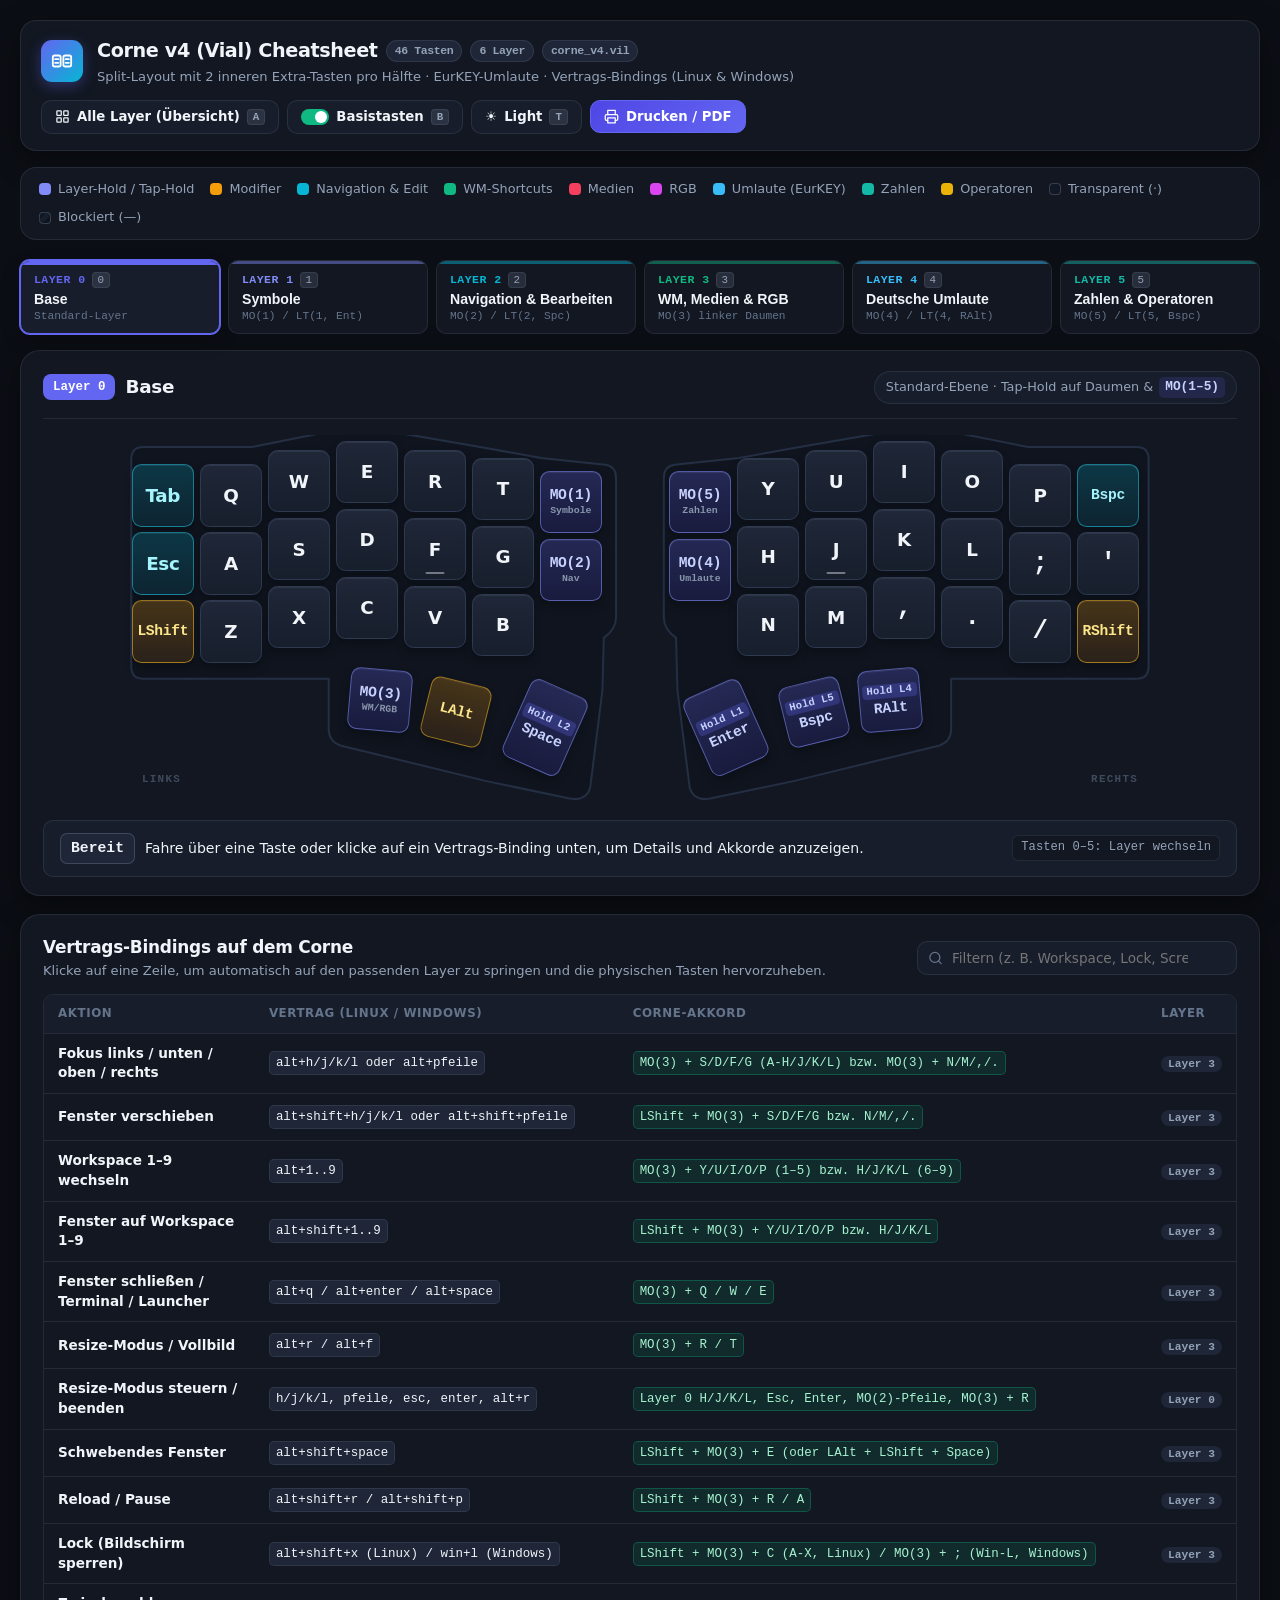
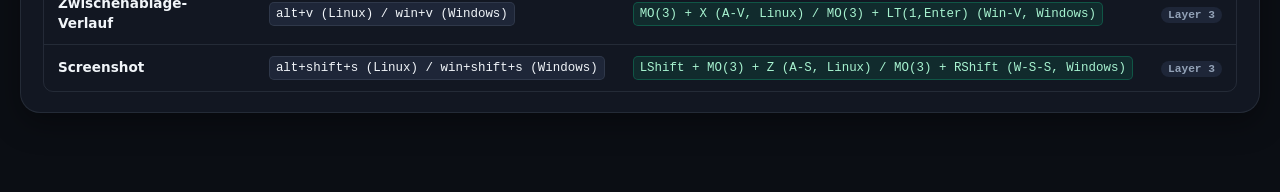
<file: docs/corne_v4_vial_interaktives_cheatsheet.html>
<!DOCTYPE html>
<html lang="de" data-theme="dark">
<head>
  <meta charset="UTF-8" />
  <meta name="viewport" content="width=device-width, initial-scale=1.0" />
  <title>Corne v4 (Vial) – Interaktives Cheatsheet</title>
  <style>
    /* =========================================================================
       DESIGN TOKENS – Dark Mode (Default) & Light Mode
       ========================================================================= */
    :root {
      --font-sans: ui-sans-serif, system-ui, -apple-system, BlinkMacSystemFont, "Segoe UI", Roboto, "Helvetica Neue", Arial, sans-serif;
      --font-mono: ui-monospace, "JetBrains Mono", "Fira Code", "Cascadia Code", SFMono-Regular, Menlo, Monaco, Consolas, monospace;

      --radius-sm: 6px;
      --radius-md: 10px;
      --radius-lg: 16px;
      --radius-xl: 20px;

      /* Dark Mode Palette */
      --bg-page: #0b0e14;
      --bg-surface: #121722;
      --bg-surface-2: #171d2b;
      --bg-surface-3: #1e2638;
      --bg-case: #0f141e;
      --bg-case-border: #242f44;
      --border-subtle: rgba(148, 163, 184, 0.14);
      --border-strong: rgba(148, 163, 184, 0.28);

      --text-primary: #f1f5f9;
      --text-secondary: #94a3b8;
      --text-muted: #64748b;

      /* Default Keycap Colors (Dark) */
      --key-bg: linear-gradient(180deg, #1f2738 0%, #171e2c 100%);
      --key-border: #2e3a52;
      --key-lip: #0c1018;
      --key-top-highlight: rgba(255, 255, 255, 0.07);
      --key-text: #f1f5f9;
      --key-sub: #94a3b8;
      --key-base-hint: rgba(148, 163, 184, 0.52);

      /* Transparent & Blocked Keys */
      --key-trns-bg: rgba(22, 28, 42, 0.45);
      --key-trns-border: rgba(148, 163, 184, 0.12);
      --key-trns-text: rgba(148, 163, 184, 0.35);

      --key-no-bg: repeating-linear-gradient(
        -45deg,
        rgba(15, 20, 30, 0.7),
        rgba(15, 20, 30, 0.7) 5px,
        rgba(30, 41, 59, 0.45) 5px,
        rgba(30, 41, 59, 0.45) 10px
      );
      --key-no-border: rgba(100, 116, 139, 0.22);
      --key-no-text: rgba(148, 163, 184, 0.45);

      /* Category Accents (Dark) */
      --cat-layer-bg: linear-gradient(180deg, rgba(99, 102, 241, 0.26) 0%, rgba(79, 70, 229, 0.16) 100%);
      --cat-layer-border: rgba(129, 140, 248, 0.55);
      --cat-layer-text: #c7d2fe;
      --cat-layer-solid: #818cf8;

      --cat-mod-bg: linear-gradient(180deg, rgba(245, 158, 11, 0.24) 0%, rgba(217, 119, 6, 0.14) 100%);
      --cat-mod-border: rgba(251, 191, 36, 0.52);
      --cat-mod-text: #fde68a;
      --cat-mod-solid: #f59e0b;

      --cat-nav-bg: linear-gradient(180deg, rgba(6, 182, 212, 0.22) 0%, rgba(8, 145, 178, 0.13) 100%);
      --cat-nav-border: rgba(34, 211, 238, 0.48);
      --cat-nav-text: #a5f3fc;
      --cat-nav-solid: #06b6d4;

      --cat-wm-bg: linear-gradient(180deg, rgba(16, 185, 129, 0.23) 0%, rgba(5, 150, 105, 0.13) 100%);
      --cat-wm-border: rgba(52, 211, 153, 0.5);
      --cat-wm-text: #a7f3d0;
      --cat-wm-solid: #10b981;

      --cat-media-bg: linear-gradient(180deg, rgba(244, 63, 94, 0.23) 0%, rgba(225, 29, 72, 0.13) 100%);
      --cat-media-border: rgba(251, 113, 133, 0.5);
      --cat-media-text: #fecdd3;
      --cat-media-solid: #f43f5e;

      --cat-rgb-bg: linear-gradient(180deg, rgba(217, 70, 239, 0.22) 0%, rgba(192, 38, 211, 0.13) 100%);
      --cat-rgb-border: rgba(232, 121, 249, 0.5);
      --cat-rgb-text: #f5d0fe;
      --cat-rgb-solid: #d946ef;

      --cat-umlaut-bg: linear-gradient(180deg, rgba(56, 189, 248, 0.25) 0%, rgba(2, 132, 199, 0.15) 100%);
      --cat-umlaut-border: rgba(56, 189, 248, 0.58);
      --cat-umlaut-text: #bae6fd;
      --cat-umlaut-solid: #38bdf8;

      --cat-num-bg: linear-gradient(180deg, rgba(20, 184, 166, 0.24) 0%, rgba(13, 148, 136, 0.14) 100%);
      --cat-num-border: rgba(45, 212, 191, 0.52);
      --cat-num-text: #99f6e4;
      --cat-num-solid: #14b8a6;

      --cat-op-bg: linear-gradient(180deg, rgba(234, 179, 8, 0.21) 0%, rgba(202, 138, 4, 0.12) 100%);
      --cat-op-border: rgba(250, 204, 21, 0.48);
      --cat-op-text: #fef08a;
      --cat-op-solid: #eab308;

      --cat-sym-bg: linear-gradient(180deg, rgba(99, 102, 241, 0.16) 0%, rgba(56, 189, 248, 0.11) 100%);
      --cat-sym-border: rgba(148, 163, 184, 0.38);
      --cat-sym-text: #e2e8f0;
      --cat-sym-solid: #94a3b8;

      /* Highlight & Trigger Colors */
      --trigger-ring: #818cf8;
      --trigger-glow: rgba(129, 140, 248, 0.45);
      --hl-action-ring: #34d399;
      --hl-action-glow: rgba(52, 211, 153, 0.55);
      --hl-mod-ring: #fbbf24;
      --hl-mod-glow: rgba(251, 191, 36, 0.55);

      --shadow-card: 0 10px 30px rgba(0, 0, 0, 0.35);
      --shadow-tooltip: 0 14px 36px rgba(0, 0, 0, 0.55);
    }

    [data-theme="light"] {
      --bg-page: #f4f6fa;
      --bg-surface: #ffffff;
      --bg-surface-2: #f8fafc;
      --bg-surface-3: #eef2f7;
      --bg-case: #e9eef5;
      --bg-case-border: #cbd5e1;
      --border-subtle: rgba(15, 23, 42, 0.1);
      --border-strong: rgba(15, 23, 42, 0.2);

      --text-primary: #0f172a;
      --text-secondary: #475569;
      --text-muted: #64748b;

      --key-bg: linear-gradient(180deg, #ffffff 0%, #f1f5f9 100%);
      --key-border: #cbd5e1;
      --key-lip: #cbd5e1;
      --key-top-highlight: rgba(255, 255, 255, 0.9);
      --key-text: #0f172a;
      --key-sub: #475569;
      --key-base-hint: rgba(71, 85, 105, 0.62);

      --key-trns-bg: rgba(255, 255, 255, 0.48);
      --key-trns-border: rgba(148, 163, 184, 0.35);
      --key-trns-text: rgba(100, 116, 139, 0.45);

      --key-no-bg: repeating-linear-gradient(
        -45deg,
        rgba(226, 232, 240, 0.7),
        rgba(226, 232, 240, 0.7) 5px,
        rgba(241, 245, 249, 0.85) 5px,
        rgba(241, 245, 249, 0.85) 10px
      );
      --key-no-border: rgba(148, 163, 184, 0.45);
      --key-no-text: rgba(100, 116, 139, 0.65);

      /* Category Accents (Light) */
      --cat-layer-bg: linear-gradient(180deg, #eef2ff 0%, #e0e7ff 100%);
      --cat-layer-border: #818cf8;
      --cat-layer-text: #3730a3;
      --cat-layer-solid: #4f46e5;

      --cat-mod-bg: linear-gradient(180deg, #fffbeb 0%, #fef3c7 100%);
      --cat-mod-border: #f59e0b;
      --cat-mod-text: #92400e;
      --cat-mod-solid: #d97706;

      --cat-nav-bg: linear-gradient(180deg, #ecfeff 0%, #cffafe 100%);
      --cat-nav-border: #06b6d4;
      --cat-nav-text: #155e75;
      --cat-nav-solid: #0891b2;

      --cat-wm-bg: linear-gradient(180deg, #ecfdf5 0%, #d1fae5 100%);
      --cat-wm-border: #10b981;
      --cat-wm-text: #065f46;
      --cat-wm-solid: #059669;

      --cat-media-bg: linear-gradient(180deg, #fff1f2 0%, #ffe4e6 100%);
      --cat-media-border: #f43f5e;
      --cat-media-text: #9f1239;
      --cat-media-solid: #e11d48;

      --cat-rgb-bg: linear-gradient(180deg, #fdf4ff 0%, #fae8ff 100%);
      --cat-rgb-border: #d946ef;
      --cat-rgb-text: #86198f;
      --cat-rgb-solid: #c026d3;

      --cat-umlaut-bg: linear-gradient(180deg, #f0f9ff 0%, #e0f2fe 100%);
      --cat-umlaut-border: #0ea5e9;
      --cat-umlaut-text: #075985;
      --cat-umlaut-solid: #0284c7;

      --cat-num-bg: linear-gradient(180deg, #f0fdfa 0%, #ccfbf1 100%);
      --cat-num-border: #14b8a6;
      --cat-num-text: #115e59;
      --cat-num-solid: #0d9488;

      --cat-op-bg: linear-gradient(180deg, #fefce8 0%, #fef9c3 100%);
      --cat-op-border: #eab308;
      --cat-op-text: #854d0e;
      --cat-op-solid: #ca8a04;

      --cat-sym-bg: linear-gradient(180deg, #f8fafc 0%, #e2e8f0 100%);
      --cat-sym-border: #94a3b8;
      --cat-sym-text: #1e293b;
      --cat-sym-solid: #475569;

      --trigger-ring: #4f46e5;
      --trigger-glow: rgba(79, 70, 229, 0.35);
      --hl-action-ring: #059669;
      --hl-action-glow: rgba(5, 150, 105, 0.35);
      --hl-mod-ring: #d97706;
      --hl-mod-glow: rgba(217, 119, 6, 0.38);

      --shadow-card: 0 8px 24px rgba(15, 23, 42, 0.06);
      --shadow-tooltip: 0 12px 30px rgba(15, 23, 42, 0.18);
    }

    /* =========================================================================
       RESET & BASE LAYOUT
       ========================================================================= */
    *, *::before, *::after {
      box-sizing: border-box;
    }

    html, body {
      margin: 0;
      padding: 0;
      font-family: var(--font-sans);
      background: var(--bg-page);
      color: var(--text-primary);
      line-height: 1.45;
      -webkit-font-smoothing: antialiased;
      overflow-x: hidden;
    }

    .app-shell {
      max-width: 1320px;
      margin: 0 auto;
      padding: 20px 20px 56px;
    }

    /* =========================================================================
       HEADER & TOOLBAR
       ========================================================================= */
    .topbar {
      display: flex;
      flex-wrap: wrap;
      align-items: center;
      justify-content: space-between;
      gap: 14px;
      padding: 16px 20px;
      background: var(--bg-surface);
      border: 1px solid var(--border-subtle);
      border-radius: var(--radius-lg);
      box-shadow: var(--shadow-card);
      margin-bottom: 16px;
    }

    .brand {
      display: flex;
      align-items: center;
      gap: 14px;
    }

    .brand-icon {
      width: 42px;
      height: 42px;
      border-radius: 11px;
      background: linear-gradient(135deg, #6366f1 0%, #06b6d4 100%);
      display: grid;
      place-items: center;
      color: #ffffff;
      flex-shrink: 0;
      box-shadow: 0 4px 14px rgba(99, 102, 241, 0.35);
    }

    .brand h1 {
      margin: 0;
      font-size: 1.2rem;
      font-weight: 750;
      letter-spacing: -0.02em;
      display: flex;
      align-items: center;
      gap: 8px;
      flex-wrap: wrap;
    }

    .badge-pill {
      font-family: var(--font-mono);
      font-size: 0.72rem;
      font-weight: 600;
      padding: 2px 8px;
      border-radius: 999px;
      background: var(--bg-surface-3);
      color: var(--text-secondary);
      border: 1px solid var(--border-subtle);
    }

    .brand-sub {
      margin: 2px 0 0;
      font-size: 0.82rem;
      color: var(--text-secondary);
    }

    .toolbar {
      display: flex;
      flex-wrap: wrap;
      align-items: center;
      gap: 8px;
    }

    .btn {
      appearance: none;
      border: 1px solid var(--border-subtle);
      background: var(--bg-surface-2);
      color: var(--text-primary);
      font-family: var(--font-sans);
      font-size: 0.83rem;
      font-weight: 600;
      padding: 8px 13px;
      border-radius: var(--radius-md);
      cursor: pointer;
      display: inline-flex;
      align-items: center;
      gap: 7px;
      transition: background 0.15s ease, border-color 0.15s ease, transform 0.1s ease, color 0.15s ease;
      user-select: none;
    }

    .btn:hover {
      background: var(--bg-surface-3);
      border-color: var(--border-strong);
    }

    .btn:active {
      transform: translateY(1px);
    }

    .btn.active {
      background: var(--cat-layer-solid);
      border-color: var(--cat-layer-solid);
      color: #ffffff;
    }

    .btn-primary {
      background: linear-gradient(135deg, #4f46e5, #6366f1);
      border-color: #6366f1;
      color: #ffffff;
    }

    .btn-primary:hover {
      background: linear-gradient(135deg, #4338ca, #4f46e5);
      border-color: #818cf8;
    }

    /* Toggle Switch inside Button */
    .toggle-dot {
      width: 28px;
      height: 16px;
      border-radius: 999px;
      background: var(--border-strong);
      position: relative;
      transition: background 0.18s ease;
      flex-shrink: 0;
    }

    .toggle-dot::after {
      content: "";
      position: absolute;
      top: 2px;
      left: 2px;
      width: 12px;
      height: 12px;
      border-radius: 50%;
      background: #ffffff;
      transition: transform 0.18s ease;
    }

    .btn[aria-pressed="true"] .toggle-dot {
      background: #10b981;
    }

    .btn[aria-pressed="true"] .toggle-dot::after {
      transform: translateX(12px);
    }

    .kbd-hint {
      font-family: var(--font-mono);
      font-size: 0.68rem;
      padding: 1px 5px;
      border-radius: 4px;
      background: rgba(148, 163, 184, 0.16);
      color: var(--text-secondary);
      border: 1px solid var(--border-subtle);
    }

    .btn.active .kbd-hint {
      background: rgba(255, 255, 255, 0.2);
      color: #ffffff;
      border-color: rgba(255, 255, 255, 0.3);
    }

    /* =========================================================================
       LAYER TABS
       ========================================================================= */
    .layer-tabs {
      display: grid;
      grid-template-columns: repeat(6, minmax(0, 1fr));
      gap: 8px;
      margin-bottom: 16px;
    }

    .layer-tab {
      appearance: none;
      text-align: left;
      padding: 11px 13px;
      border-radius: var(--radius-md);
      background: var(--bg-surface);
      border: 1px solid var(--border-subtle);
      color: var(--text-primary);
      cursor: pointer;
      transition: all 0.16s ease;
      position: relative;
      overflow: hidden;
      display: flex;
      flex-direction: column;
      gap: 3px;
    }

    .layer-tab::before {
      content: "";
      position: absolute;
      top: 0;
      left: 0;
      right: 0;
      height: 3px;
      background: var(--tab-accent, #6366f1);
      opacity: 0.45;
      transition: opacity 0.16s ease, height 0.16s ease;
    }

    .layer-tab:hover {
      background: var(--bg-surface-2);
      border-color: var(--border-strong);
      transform: translateY(-1px);
    }

    .layer-tab.active {
      background: var(--bg-surface-2);
      border-color: var(--tab-accent, #6366f1);
      box-shadow: 0 0 0 1px var(--tab-accent, #6366f1), 0 8px 20px rgba(0, 0, 0, 0.18);
    }

    .layer-tab.active::before {
      opacity: 1;
      height: 4px;
    }

    .layer-tab-top {
      display: flex;
      align-items: center;
      justify-content: space-between;
      gap: 6px;
    }

    .layer-num {
      font-family: var(--font-mono);
      font-size: 0.72rem;
      font-weight: 700;
      color: var(--tab-accent, #818cf8);
      text-transform: uppercase;
      letter-spacing: 0.04em;
    }

    .layer-title {
      font-size: 0.88rem;
      font-weight: 700;
      white-space: nowrap;
      overflow: hidden;
      text-overflow: ellipsis;
    }

    .layer-trigger-mini {
      font-family: var(--font-mono);
      font-size: 0.7rem;
      color: var(--text-muted);
      white-space: nowrap;
      overflow: hidden;
      text-overflow: ellipsis;
    }

    /* =========================================================================
       KEYBOARD STAGE CARD
       ========================================================================= */
    .stage-card {
      background: var(--bg-surface);
      border: 1px solid var(--border-subtle);
      border-radius: var(--radius-xl);
      box-shadow: var(--shadow-card);
      padding: 20px 22px 18px;
      margin-bottom: 18px;
    }

    .stage-header {
      display: flex;
      flex-wrap: wrap;
      align-items: center;
      justify-content: space-between;
      gap: 12px;
      margin-bottom: 16px;
      padding-bottom: 14px;
      border-bottom: 1px solid var(--border-subtle);
    }

    .stage-title-group {
      display: flex;
      flex-wrap: wrap;
      align-items: center;
      gap: 10px;
    }

    .stage-layer-badge {
      font-family: var(--font-mono);
      font-size: 0.78rem;
      font-weight: 700;
      padding: 4px 10px;
      border-radius: 8px;
      color: #ffffff;
      background: var(--cat-layer-solid);
    }

    .stage-title {
      margin: 0;
      font-size: 1.15rem;
      font-weight: 750;
      letter-spacing: -0.015em;
    }

    .stage-trigger-chip {
      display: inline-flex;
      align-items: center;
      gap: 6px;
      font-size: 0.8rem;
      color: var(--text-secondary);
      background: var(--bg-surface-2);
      border: 1px solid var(--border-subtle);
      padding: 5px 11px;
      border-radius: 999px;
    }

    .stage-trigger-chip code {
      font-family: var(--font-mono);
      font-weight: 700;
      color: var(--cat-layer-text);
      background: rgba(99, 102, 241, 0.16);
      padding: 1px 6px;
      border-radius: 5px;
    }

    /* Active Contract Binding Banner */
    .binding-banner {
      display: none;
      align-items: center;
      justify-content: space-between;
      flex-wrap: wrap;
      gap: 10px;
      margin-bottom: 16px;
      padding: 10px 14px;
      border-radius: var(--radius-md);
      background: linear-gradient(90deg, rgba(16, 185, 129, 0.14), rgba(99, 102, 241, 0.12));
      border: 1px solid rgba(52, 211, 153, 0.42);
    }

    .binding-banner.visible {
      display: flex;
    }

    .binding-banner-info {
      display: flex;
      flex-wrap: wrap;
      align-items: center;
      gap: 8px;
      font-size: 0.86rem;
    }

    .binding-banner-info strong {
      color: var(--cat-wm-text);
    }

    .binding-banner-info code {
      font-family: var(--font-mono);
      font-size: 0.8rem;
      padding: 2px 7px;
      border-radius: 5px;
      background: var(--bg-surface);
      border: 1px solid var(--border-subtle);
      color: var(--text-primary);
    }

    /* =========================================================================
       AUTHENTIC CORNE V4 SPLIT GEOMETRY
       ========================================================================= */
    .kb-viewport {
      width: 100%;
      display: flex;
      justify-content: center;
      align-items: center;
      padding: 6px 0 8px;
      overflow: hidden;
    }

    .corne-board {
      /* --u is computed cleanly via JS ResizeObserver with safe CSS fallback */
      --u: 64px;
      --gap: calc(var(--u) * 0.085);
      display: flex;
      align-items: flex-start;
      justify-content: center;
      gap: calc(var(--u) * 0.85);
      user-select: none;
    }

    .corne-half {
      position: relative;
      width: calc(var(--u) * 7.05);
      height: calc(var(--u) * 5.25);
      flex-shrink: 0;
    }

    .corne-pcb {
      position: absolute;
      inset: calc(var(--u) * -0.18);
      width: calc(100% + var(--u) * 0.36);
      height: calc(100% + var(--u) * 0.36);
      pointer-events: none;
      z-index: 0;
    }

    .corne-pcb path {
      fill: var(--bg-case);
      stroke: var(--bg-case-border);
      stroke-width: 2;
      vector-effect: non-scaling-stroke;
    }

    .half-tag {
      position: absolute;
      bottom: calc(var(--u) * 0.15);
      font-family: var(--font-mono);
      font-size: calc(var(--u) * 0.16);
      font-weight: 700;
      letter-spacing: 0.12em;
      text-transform: uppercase;
      color: var(--text-muted);
      opacity: 0.55;
      pointer-events: none;
      z-index: 1;
    }

    .corne-half.left .half-tag { left: calc(var(--u) * 0.15); }
    .corne-half.right .half-tag { right: calc(var(--u) * 0.15); }

    /* =========================================================================
       KEYCAP COMPONENT
       ========================================================================= */
    .keycap {
      position: absolute;
      z-index: 2;
      left: calc(var(--kx) * var(--u));
      top: calc(var(--ky) * var(--u));
      width: calc(var(--kw, 1) * var(--u) - var(--gap));
      height: calc(var(--kh, 1) * var(--u) - var(--gap));
      transform: rotate(var(--krot, 0deg));
      transform-origin: center center;

      border-radius: calc(var(--u) * 0.14);
      background: var(--key-bg);
      border: 1.25px solid var(--key-border);
      box-shadow:
        inset 0 1px 0 var(--key-top-highlight),
        0 calc(var(--u) * 0.055) 0 var(--key-lip),
        0 calc(var(--u) * 0.08) calc(var(--u) * 0.14) rgba(0, 0, 0, 0.22);

      color: var(--key-text);
      display: flex;
      flex-direction: column;
      align-items: center;
      justify-content: center;
      padding: calc(var(--u) * 0.06);
      cursor: pointer;
      transition: transform 0.12s ease, box-shadow 0.14s ease, border-color 0.14s ease, filter 0.14s ease;
    }

    .keycap:hover,
    .keycap.inspected {
      z-index: 12;
      transform: rotate(var(--krot, 0deg)) translateY(calc(var(--u) * -0.04)) scale(1.04);
      border-color: var(--text-primary);
      box-shadow:
        inset 0 1px 0 rgba(255, 255, 255, 0.15),
        0 calc(var(--u) * 0.08) calc(var(--u) * 0.24) rgba(0, 0, 0, 0.35);
    }

    /* Subtle Homing Bar on F and J */
    .keycap.homing::after {
      content: "";
      position: absolute;
      bottom: calc(var(--u) * 0.08);
      left: 50%;
      transform: translateX(-50%);
      width: calc(var(--u) * 0.28);
      height: max(2px, calc(var(--u) * 0.032));
      border-radius: 99px;
      background: currentColor;
      opacity: 0.42;
    }

    /* Base Key Hint (top-left corner on Layers 1-5) */
    .key-base {
      position: absolute;
      top: calc(var(--u) * 0.055);
      left: calc(var(--u) * 0.075);
      font-family: var(--font-mono);
      font-size: calc(var(--u) * 0.155);
      font-weight: 600;
      line-height: 1;
      color: var(--key-base-hint);
      pointer-events: none;
      transition: opacity 0.15s ease;
    }

    .hide-base-hints .key-base {
      opacity: 0 !important;
    }

    /* Hold Pill (for LT tap-hold keys or active layer trigger) */
    .key-hold {
      font-family: var(--font-mono);
      font-size: calc(var(--u) * 0.155);
      font-weight: 750;
      line-height: 1.05;
      padding: calc(var(--u) * 0.025) calc(var(--u) * 0.07);
      border-radius: calc(var(--u) * 0.06);
      background: rgba(99, 102, 241, 0.28);
      color: var(--cat-layer-text);
      margin-bottom: calc(var(--u) * 0.045);
      letter-spacing: 0.02em;
      white-space: nowrap;
    }

    [data-theme="light"] .key-hold {
      background: rgba(79, 70, 229, 0.14);
    }

    .key-main {
      font-family: var(--font-sans);
      font-size: calc(var(--u) * 0.27);
      font-weight: 750;
      line-height: 1.05;
      text-align: center;
      letter-spacing: -0.02em;
      word-break: keep-all;
    }

    .key-main.is-symbol {
      font-family: var(--font-mono);
      font-size: calc(var(--u) * 0.38);
      font-weight: 700;
    }

    .key-main.is-umlaut {
      font-size: calc(var(--u) * 0.4);
      font-weight: 800;
    }

    .key-main.is-compact {
      font-family: var(--font-mono);
      font-size: calc(var(--u) * 0.215);
      font-weight: 700;
    }

    .key-main.is-tiny {
      font-family: var(--font-mono);
      font-size: calc(var(--u) * 0.19);
      font-weight: 700;
    }

    .key-sub {
      font-family: var(--font-mono);
      font-size: calc(var(--u) * 0.145);
      font-weight: 600;
      color: var(--key-sub);
      margin-top: calc(var(--u) * 0.035);
      line-height: 1;
      opacity: 0.9;
      white-space: nowrap;
    }

    /* Category Styles */
    .keycap.cat-layer { background: var(--cat-layer-bg); border-color: var(--cat-layer-border); color: var(--cat-layer-text); }
    .keycap.cat-mod   { background: var(--cat-mod-bg);   border-color: var(--cat-mod-border);   color: var(--cat-mod-text); }
    .keycap.cat-nav   { background: var(--cat-nav-bg);   border-color: var(--cat-nav-border);   color: var(--cat-nav-text); }
    .keycap.cat-wm    { background: var(--cat-wm-bg);    border-color: var(--cat-wm-border);    color: var(--cat-wm-text); }
    .keycap.cat-media { background: var(--cat-media-bg); border-color: var(--cat-media-border); color: var(--cat-media-text); }
    .keycap.cat-rgb   { background: var(--cat-rgb-bg);   border-color: var(--cat-rgb-border);   color: var(--cat-rgb-text); }
    .keycap.cat-umlaut{ background: var(--cat-umlaut-bg);border-color: var(--cat-umlaut-border);color: var(--cat-umlaut-text); }
    .keycap.cat-num   { background: var(--cat-num-bg);   border-color: var(--cat-num-border);   color: var(--cat-num-text); }
    .keycap.cat-op    { background: var(--cat-op-bg);    border-color: var(--cat-op-border);    color: var(--cat-op-text); }
    .keycap.cat-sym   { background: var(--cat-sym-bg);   border-color: var(--cat-sym-border);   color: var(--cat-sym-text); }

    .keycap.cat-trns {
      background: var(--key-trns-bg);
      border-color: var(--key-trns-border);
      color: var(--key-trns-text);
      box-shadow: none;
    }

    .keycap.cat-trns .key-main {
      font-size: calc(var(--u) * 0.34);
      font-weight: 500;
    }

    .keycap.cat-no {
      background: var(--key-no-bg);
      border-color: var(--key-no-border);
      color: var(--key-no-text);
      box-shadow: none;
    }

    /* Active Layer Hold-Trigger Marker */
    .keycap.is-trigger {
      background: var(--cat-layer-bg) !important;
      border: 2px solid var(--trigger-ring) !important;
      color: var(--cat-layer-text) !important;
      box-shadow:
        0 0 0 2px var(--trigger-glow),
        0 calc(var(--u) * 0.05) 0 var(--key-lip) !important;
      z-index: 6;
    }

    .trigger-badge {
      font-family: var(--font-mono);
      font-size: calc(var(--u) * 0.145);
      font-weight: 800;
      letter-spacing: 0.06em;
      padding: calc(var(--u) * 0.025) calc(var(--u) * 0.08);
      border-radius: 999px;
      background: var(--cat-layer-solid);
      color: #ffffff;
      margin-bottom: calc(var(--u) * 0.04);
    }

    /* Transparent LShift Pass-through on Layer 3 */
    .keycap.is-shift-trns {
      border-style: dashed;
      border-width: 1.75px;
    }

    /* Contract Binding Interactive Highlighting */
    @keyframes pulseAction {
      0%, 100% {
        box-shadow: 0 0 0 3px var(--hl-action-glow), 0 0 18px var(--hl-action-glow);
      }
      50% {
        box-shadow: 0 0 0 6px var(--hl-action-glow), 0 0 28px var(--hl-action-glow);
      }
    }

    @keyframes pulseMod {
      0%, 100% {
        box-shadow: 0 0 0 3px var(--hl-mod-glow), 0 0 18px var(--hl-mod-glow);
      }
      50% {
        box-shadow: 0 0 0 6px var(--hl-mod-glow), 0 0 26px var(--hl-mod-glow);
      }
    }

    .has-binding-highlight .keycap:not(.hl-action):not(.hl-mod) {
      opacity: 0.34;
      filter: saturate(0.45);
    }

    .keycap.hl-action {
      z-index: 10;
      border: 2.2px solid var(--hl-action-ring) !important;
      animation: pulseAction 1.4s ease-in-out infinite;
      transform: rotate(var(--krot, 0deg)) translateY(calc(var(--u) * -0.03)) scale(1.03);
    }

    .keycap.hl-mod {
      z-index: 10;
      border: 2.2px solid var(--hl-mod-ring) !important;
      animation: pulseMod 1.4s ease-in-out infinite;
      transform: rotate(var(--krot, 0deg)) translateY(calc(var(--u) * -0.03)) scale(1.03);
    }

    /* =========================================================================
       LAYER NOTE & LIVE INSPECTOR BAR
       ========================================================================= */
    .layer-note {
      margin-top: 14px;
      padding: 10px 14px;
      border-radius: var(--radius-md);
      background: var(--bg-surface-2);
      border: 1px solid var(--border-subtle);
      border-left: 3px solid var(--cat-layer-solid);
      font-size: 0.84rem;
      color: var(--text-secondary);
      display: none;
    }

    .layer-note.visible {
      display: block;
    }

    .layer-note code {
      font-family: var(--font-mono);
      font-size: 0.8rem;
      padding: 1px 5px;
      border-radius: 4px;
      background: var(--bg-surface-3);
      color: var(--text-primary);
    }

    .inspector-bar {
      margin-top: 14px;
      padding: 12px 16px;
      border-radius: var(--radius-md);
      background: var(--bg-surface-2);
      border: 1px solid var(--border-subtle);
      display: flex;
      flex-wrap: wrap;
      align-items: center;
      justify-content: space-between;
      gap: 12px;
      min-height: 56px;
    }

    .inspector-primary {
      display: flex;
      flex-wrap: wrap;
      align-items: center;
      gap: 10px;
    }

    .inspector-key-badge {
      font-family: var(--font-mono);
      font-size: 0.92rem;
      font-weight: 750;
      padding: 4px 10px;
      border-radius: 7px;
      background: var(--bg-surface-3);
      border: 1px solid var(--border-strong);
      color: var(--text-primary);
    }

    .inspector-desc {
      font-size: 0.88rem;
      color: var(--text-primary);
      font-weight: 500;
    }

    .inspector-meta {
      display: flex;
      flex-wrap: wrap;
      align-items: center;
      gap: 8px;
      font-family: var(--font-mono);
      font-size: 0.76rem;
    }

    .meta-chip {
      padding: 3px 8px;
      border-radius: 6px;
      background: var(--bg-surface);
      border: 1px solid var(--border-subtle);
      color: var(--text-secondary);
    }

    .meta-chip.shift-chip {
      background: rgba(245, 158, 11, 0.14);
      border-color: rgba(245, 158, 11, 0.4);
      color: var(--cat-mod-text);
    }

    /* =========================================================================
       COLOR LEGEND
       ========================================================================= */
    .legend-bar {
      display: flex;
      flex-wrap: wrap;
      align-items: center;
      gap: 10px 16px;
      padding: 12px 18px;
      background: var(--bg-surface);
      border: 1px solid var(--border-subtle);
      border-radius: var(--radius-lg);
      margin-bottom: 20px;
      font-size: 0.8rem;
      color: var(--text-secondary);
    }

    .legend-item {
      display: inline-flex;
      align-items: center;
      gap: 7px;
      font-weight: 500;
    }

    .legend-swatch {
      width: 12px;
      height: 12px;
      border-radius: 4px;
      flex-shrink: 0;
    }

    /* =========================================================================
       FLOATING HOVER TOOLTIP (Desktop)
       ========================================================================= */
    .floating-tooltip {
      position: fixed;
      z-index: 9999;
      pointer-events: none;
      max-width: 310px;
      padding: 10px 12px;
      border-radius: var(--radius-md);
      background: var(--bg-surface);
      border: 1px solid var(--border-strong);
      box-shadow: var(--shadow-tooltip);
      opacity: 0;
      transform: translateY(4px);
      transition: opacity 0.12s ease, transform 0.12s ease;
      font-size: 0.8rem;
    }

    .floating-tooltip.visible {
      opacity: 1;
      transform: translateY(0);
    }

    .tt-head {
      display: flex;
      align-items: center;
      justify-content: space-between;
      gap: 10px;
      margin-bottom: 4px;
    }

    .tt-title {
      font-weight: 750;
      font-size: 0.88rem;
      color: var(--text-primary);
    }

    .tt-code {
      font-family: var(--font-mono);
      font-size: 0.72rem;
      padding: 2px 6px;
      border-radius: 5px;
      background: var(--bg-surface-3);
      color: var(--cat-layer-text);
    }

    .tt-desc {
      color: var(--text-secondary);
      margin: 0 0 6px;
    }

    .tt-row {
      font-family: var(--font-mono);
      font-size: 0.72rem;
      color: var(--text-muted);
      margin-top: 3px;
    }

    .tt-row.tt-shift {
      color: var(--cat-mod-text);
      font-weight: 600;
    }

    /* =========================================================================
       CONTRACT BINDINGS TABLE SECTION
       ========================================================================= */
    .section-card {
      background: var(--bg-surface);
      border: 1px solid var(--border-subtle);
      border-radius: var(--radius-xl);
      box-shadow: var(--shadow-card);
      padding: 20px 22px;
      margin-bottom: 20px;
    }

    .section-head {
      display: flex;
      flex-wrap: wrap;
      align-items: center;
      justify-content: space-between;
      gap: 12px;
      margin-bottom: 14px;
    }

    .section-head h2 {
      margin: 0;
      font-size: 1.06rem;
      font-weight: 750;
      letter-spacing: -0.015em;
    }

    .section-sub {
      margin: 2px 0 0;
      font-size: 0.82rem;
      color: var(--text-secondary);
    }

    .search-wrap {
      position: relative;
      min-width: 240px;
      flex: 0 1 320px;
    }

    .search-input {
      width: 100%;
      padding: 8px 34px 8px 34px;
      border-radius: var(--radius-md);
      border: 1px solid var(--border-subtle);
      background: var(--bg-surface-2);
      color: var(--text-primary);
      font-family: var(--font-sans);
      font-size: 0.85rem;
      outline: none;
      transition: border-color 0.15s ease, box-shadow 0.15s ease;
    }

    .search-input:focus {
      border-color: var(--cat-layer-solid);
      box-shadow: 0 0 0 3px rgba(99, 102, 241, 0.2);
    }

    .search-icon {
      position: absolute;
      left: 11px;
      top: 50%;
      transform: translateY(-50%);
      color: var(--text-muted);
      pointer-events: none;
    }

    .search-clear {
      position: absolute;
      right: 8px;
      top: 50%;
      transform: translateY(-50%);
      border: none;
      background: transparent;
      color: var(--text-muted);
      cursor: pointer;
      padding: 2px 5px;
      font-size: 0.85rem;
      display: none;
    }

    .search-clear.visible {
      display: block;
    }

    .table-scroll {
      width: 100%;
      overflow-x: auto;
      border-radius: var(--radius-md);
      border: 1px solid var(--border-subtle);
    }

    .bindings-table {
      width: 100%;
      border-collapse: collapse;
      font-size: 0.85rem;
    }

    .bindings-table th {
      text-align: left;
      padding: 10px 14px;
      font-size: 0.74rem;
      font-weight: 700;
      text-transform: uppercase;
      letter-spacing: 0.05em;
      color: var(--text-muted);
      background: var(--bg-surface-2);
      border-bottom: 1px solid var(--border-subtle);
      white-space: nowrap;
    }

    .bindings-table td {
      padding: 10px 14px;
      border-bottom: 1px solid var(--border-subtle);
      vertical-align: middle;
    }

    .bindings-table tbody tr:last-child td {
      border-bottom: none;
    }

    .bindings-table tbody tr {
      cursor: pointer;
      transition: background 0.12s ease;
    }

    .bindings-table tbody tr:hover {
      background: var(--bg-surface-2);
    }

    .bindings-table tbody tr.selected {
      background: rgba(16, 185, 129, 0.14);
    }

    .bindings-table tbody tr.selected td:first-child {
      box-shadow: inset 3px 0 0 var(--cat-wm-solid);
    }

    .code-inline {
      font-family: var(--font-mono);
      font-size: 0.78rem;
      padding: 2px 6px;
      border-radius: 5px;
      background: var(--bg-surface-3);
      border: 1px solid var(--border-subtle);
      color: var(--text-primary);
      white-space: nowrap;
      display: inline-block;
      margin: 1px 0;
    }

    .chord-code {
      color: var(--cat-wm-text);
      background: rgba(16, 185, 129, 0.12);
      border-color: rgba(16, 185, 129, 0.3);
    }

    .layer-mini-pill {
      font-family: var(--font-mono);
      font-size: 0.7rem;
      font-weight: 700;
      padding: 2px 7px;
      border-radius: 999px;
      background: var(--bg-surface-3);
      color: var(--text-secondary);
      white-space: nowrap;
    }

    .empty-state {
      text-align: center;
      padding: 24px;
      color: var(--text-muted);
      font-size: 0.88rem;
    }

    /* =========================================================================
       OVERVIEW / POSTER VIEW (ALL 6 LAYERS)
       ========================================================================= */
    .overview-section {
      display: none;
    }

    .app-shell.mode-overview .single-view-only {
      display: none !important;
    }

    .app-shell.mode-overview .overview-section {
      display: block;
    }

    .overview-grid {
      display: grid;
      grid-template-columns: repeat(2, minmax(0, 1fr));
      gap: 16px;
      margin-bottom: 20px;
    }

    .overview-card {
      background: var(--bg-surface);
      border: 1px solid var(--border-subtle);
      border-radius: var(--radius-lg);
      padding: 14px 16px 12px;
      box-shadow: var(--shadow-card);
      display: flex;
      flex-direction: column;
      cursor: pointer;
      transition: border-color 0.15s ease, transform 0.14s ease;
    }

    .overview-card:hover {
      border-color: var(--border-strong);
      transform: translateY(-1px);
    }

    .overview-card-head {
      display: flex;
      align-items: center;
      justify-content: space-between;
      gap: 8px;
      margin-bottom: 10px;
      padding-bottom: 8px;
      border-bottom: 1px solid var(--border-subtle);
    }

    .overview-card-title {
      display: flex;
      align-items: center;
      gap: 8px;
      font-weight: 750;
      font-size: 0.92rem;
    }

    .overview-card-trigger {
      font-family: var(--font-mono);
      font-size: 0.72rem;
      color: var(--text-secondary);
      background: var(--bg-surface-2);
      border: 1px solid var(--border-subtle);
      padding: 2px 8px;
      border-radius: 999px;
      white-space: nowrap;
    }

    .overview-card-note {
      margin-top: 8px;
      font-size: 0.74rem;
      color: var(--text-secondary);
      line-height: 1.35;
    }

    .overview-card-note code {
      font-family: var(--font-mono);
      font-size: 0.71rem;
      padding: 1px 4px;
      border-radius: 3px;
      background: var(--bg-surface-3);
      color: var(--text-primary);
    }

    /* =========================================================================
       RESPONSIVE BREAKPOINTS
       ========================================================================= */
    @media (max-width: 1080px) {
      .layer-tabs {
        grid-template-columns: repeat(3, minmax(0, 1fr));
      }
      .overview-grid {
        grid-template-columns: 1fr;
      }
    }

    @media (max-width: 680px) {
      .app-shell {
        padding: 12px 10px 40px;
      }
      .topbar {
        padding: 14px;
      }
      .layer-tabs {
        grid-template-columns: repeat(2, minmax(0, 1fr));
      }
      .stage-card, .section-card {
        padding: 14px 12px;
      }
      .kbd-hint {
        display: none;
      }
      .floating-tooltip {
        display: none !important;
      }
    }

    /* =========================================================================
       PRINT STYLESHEET – A4 LANDSCAPE POSTER EXPORT
       ========================================================================= */
    @page {
      size: A4 landscape;
      margin: 7mm;
    }

    @media print {
      * {
        -webkit-print-color-adjust: exact !important;
        print-color-adjust: exact !important;
      }

      /* Force crisp Light Print Theme */
      html, html[data-theme="dark"], html[data-theme="light"] {
        --bg-page: #ffffff;
        --bg-surface: #ffffff;
        --bg-surface-2: #f8fafc;
        --bg-surface-3: #f1f5f9;
        --bg-case: #f1f5f9;
        --bg-case-border: #cbd5e1;
        --border-subtle: #cbd5e1;
        --border-strong: #94a3b8;
        --text-primary: #0f172a;
        --text-secondary: #334155;
        --text-muted: #475569;
        --key-bg: #ffffff;
        --key-border: #94a3b8;
        --key-lip: #cbd5e1;
        --key-text: #0f172a;
        --key-sub: #475569;
        --key-base-hint: #64748b;
        --key-trns-bg: #f8fafc;
        --key-trns-border: #cbd5e1;
        --key-trns-text: #94a3b8;
        --key-no-bg: #e2e8f0;
        --key-no-border: #94a3b8;
        --key-no-text: #64748b;

        --cat-layer-bg: #e0e7ff; --cat-layer-border: #4f46e5; --cat-layer-text: #312e81; --cat-layer-solid: #4f46e5;
        --cat-mod-bg: #fef3c7;   --cat-mod-border: #d97706;   --cat-mod-text: #78350f;   --cat-mod-solid: #d97706;
        --cat-nav-bg: #cffafe;   --cat-nav-border: #0891b2;   --cat-nav-text: #164e63;   --cat-nav-solid: #0891b2;
        --cat-wm-bg: #d1fae5;    --cat-wm-border: #059669;    --cat-wm-text: #064e3b;    --cat-wm-solid: #059669;
        --cat-media-bg: #ffe4e6; --cat-media-border: #e11d48; --cat-media-text: #881337; --cat-media-solid: #e11d48;
        --cat-rgb-bg: #fae8ff;   --cat-rgb-border: #c026d3;   --cat-rgb-text: #701a75;   --cat-rgb-solid: #c026d3;
        --cat-umlaut-bg: #e0f2fe;--cat-umlaut-border: #0284c7;--cat-umlaut-text: #0c4a6e;--cat-umlaut-solid: #0284c7;
        --cat-num-bg: #ccfbf1;   --cat-num-border: #0d9488;   --cat-num-text: #134e4a;   --cat-num-solid: #0d9488;
        --cat-op-bg: #fef9c3;    --cat-op-border: #ca8a04;    --cat-op-text: #713f12;    --cat-op-solid: #ca8a04;
        --cat-sym-bg: #f1f5f9;   --cat-sym-border: #64748b;   --cat-sym-text: #0f172a;   --cat-sym-solid: #475569;
        --trigger-ring: #4f46e5;
        --trigger-glow: rgba(79, 70, 229, 0.25);
      }

      body {
        background: #ffffff !important;
      }

      .app-shell {
        max-width: none !important;
        padding: 0 !important;
      }

      /* Always show full 6-layer overview in Print regardless of current UI mode */
      .no-print,
      .toolbar,
      .single-view-only,
      .floating-tooltip,
      .search-wrap {
        display: none !important;
      }

      .overview-section {
        display: block !important;
      }

      .topbar {
        padding: 6px 10px;
        margin-bottom: 6px;
        box-shadow: none;
        border-radius: 8px;
      }

      .brand-icon {
        width: 28px;
        height: 28px;
        box-shadow: none;
      }

      .brand h1 {
        font-size: 0.98rem;
      }

      .brand-sub {
        font-size: 0.7rem;
      }

      .legend-bar {
        padding: 5px 10px;
        margin-bottom: 7px;
        gap: 6px 12px;
        font-size: 0.67rem;
        border-radius: 8px;
      }

      .legend-swatch {
        width: 9px;
        height: 9px;
      }

      .overview-grid {
        display: grid !important;
        grid-template-columns: repeat(2, 1fr) !important;
        gap: 7px !important;
        margin-bottom: 0 !important;
      }

      .overview-card {
        padding: 6px 8px 5px;
        box-shadow: none;
        border-radius: 8px;
        break-inside: avoid;
        page-break-inside: avoid;
      }

      .overview-card-head {
        margin-bottom: 4px;
        padding-bottom: 4px;
      }

      .overview-card-title {
        font-size: 0.76rem;
      }

      .overview-card-trigger {
        font-size: 0.62rem;
        padding: 1px 6px;
      }

      .overview-card-note {
        margin-top: 3px;
        font-size: 0.61rem;
      }

      /* Fixed crisp print unit so all 6 boards fit cleanly on Page 1 A4 Landscape */
      .overview-card .corne-board {
        --u: 24.5px !important;
      }

      .keycap {
        box-shadow: none !important;
      }

      /* Page 2: Vertrags-Bindings Tabelle */
      .bindings-card {
        page-break-before: always;
        break-before: page;
        box-shadow: none;
        padding: 10px 12px;
        border-radius: 8px;
      }

      .bindings-table {
        font-size: 0.75rem;
      }

      .bindings-table th,
      .bindings-table td {
        padding: 6px 9px;
      }
    }
  </style>
</head>
<body>
  <div class="app-shell" id="appShell">
    <!-- ===================================================================
         HEADER & CONTROLS
         =================================================================== -->
    <header class="topbar">
      <div class="brand">
        <div class="brand-icon" aria-hidden="true">
          <svg width="22" height="22" viewBox="0 0 24 24" fill="none" stroke="currentColor" stroke-width="2" stroke-linecap="round" stroke-linejoin="round">
            <rect x="2" y="6" width="8.5" height="12" rx="2"></rect>
            <rect x="13.5" y="6" width="8.5" height="12" rx="2"></rect>
            <line x1="4.5" y1="10" x2="8" y2="10"></line>
            <line x1="4.5" y1="14" x2="8" y2="14"></line>
            <line x1="16" y1="10" x2="19.5" y2="10"></line>
            <line x1="16" y1="14" x2="19.5" y2="14"></line>
          </svg>
        </div>
        <div>
          <h1>
            Corne v4 (Vial) Cheatsheet
            <span class="badge-pill">46 Tasten</span>
            <span class="badge-pill">6 Layer</span>
            <span class="badge-pill">corne_v4.vil</span>
          </h1>
          <p class="brand-sub">Split-Layout mit 2 inneren Extra-Tasten pro Hälfte · EurKEY-Umlaute · Vertrags-Bindings (Linux &amp; Windows)</p>
        </div>
      </div>

      <div class="toolbar">
        <button class="btn" id="btnViewToggle" type="button" title="Zwischen Einzel-Layer und 6-Layer-Poster wechseln (Taste A)">
          <svg width="15" height="15" viewBox="0 0 24 24" fill="none" stroke="currentColor" stroke-width="2" stroke-linecap="round" stroke-linejoin="round">
            <rect x="3" y="3" width="7" height="7" rx="1"></rect>
            <rect x="14" y="3" width="7" height="7" rx="1"></rect>
            <rect x="3" y="14" width="7" height="7" rx="1"></rect>
            <rect x="14" y="14" width="7" height="7" rx="1"></rect>
          </svg>
          <span id="viewToggleLabel">Alle Layer (Übersicht)</span>
          <span class="kbd-hint">A</span>
        </button>

        <button class="btn" id="btnBaseToggle" type="button" aria-pressed="true" title="Physische Layer-0-Basistasten auf Layer 1–5 anzeigen (Taste B)">
          <span class="toggle-dot" aria-hidden="true"></span>
          <span>Basistasten</span>
          <span class="kbd-hint">B</span>
        </button>

        <button class="btn" id="btnThemeToggle" type="button" title="Zwischen Dark Mode und Light Mode umschalten (Taste T)">
          <span id="themeIcon" aria-hidden="true">☀️</span>
          <span id="themeLabel">Light</span>
          <span class="kbd-hint">T</span>
        </button>

        <button class="btn btn-primary" id="btnPrint" type="button" title="A4-Querformat drucken oder als PDF speichern">
          <svg width="15" height="15" viewBox="0 0 24 24" fill="none" stroke="currentColor" stroke-width="2" stroke-linecap="round" stroke-linejoin="round">
            <polyline points="6 9 6 2 18 2 18 9"></polyline>
            <path d="M6 18H4a2 2 0 0 1-2-2v-5a2 2 0 0 1 2-2h16a2 2 0 0 1 2 2v5a2 2 0 0 1-2 2h-2"></path>
            <rect x="6" y="14" width="12" height="8"></rect>
          </svg>
          <span>Drucken / PDF</span>
        </button>
      </div>
    </header>

    <!-- ===================================================================
         COLOR LEGEND
         =================================================================== -->
    <div class="legend-bar" aria-label="Farblegende der Tastenkategorien">
      <span class="legend-item"><span class="legend-swatch" style="background: var(--cat-layer-solid);"></span>Layer-Hold / Tap-Hold</span>
      <span class="legend-item"><span class="legend-swatch" style="background: var(--cat-mod-solid);"></span>Modifier</span>
      <span class="legend-item"><span class="legend-swatch" style="background: var(--cat-nav-solid);"></span>Navigation &amp; Edit</span>
      <span class="legend-item"><span class="legend-swatch" style="background: var(--cat-wm-solid);"></span>WM-Shortcuts</span>
      <span class="legend-item"><span class="legend-swatch" style="background: var(--cat-media-solid);"></span>Medien</span>
      <span class="legend-item"><span class="legend-swatch" style="background: var(--cat-rgb-solid);"></span>RGB</span>
      <span class="legend-item"><span class="legend-swatch" style="background: var(--cat-umlaut-solid);"></span>Umlaute (EurKEY)</span>
      <span class="legend-item"><span class="legend-swatch" style="background: var(--cat-num-solid);"></span>Zahlen</span>
      <span class="legend-item"><span class="legend-swatch" style="background: var(--cat-op-solid);"></span>Operatoren</span>
      <span class="legend-item"><span class="legend-swatch" style="background: var(--key-trns-bg); border: 1px solid var(--border-strong);"></span>Transparent (·)</span>
      <span class="legend-item"><span class="legend-swatch" style="background: var(--key-no-bg); border: 1px solid var(--border-strong);"></span>Blockiert (—)</span>
    </div>

    <!-- ===================================================================
         SINGLE-LAYER INTERACTIVE VIEW
         =================================================================== -->
    <div class="single-view-only">
      <!-- Layer Tabs (Shortcuts 0-5) -->
      <nav class="layer-tabs" id="layerTabs" aria-label="Layer-Auswahl"></nav>

      <!-- Main Keyboard Stage -->
      <section class="stage-card" aria-live="polite">
        <div class="stage-header">
          <div class="stage-title-group">
            <span class="stage-layer-badge" id="stageLayerBadge">Layer 0</span>
            <h2 class="stage-title" id="stageTitle">Base</h2>
          </div>
          <div class="stage-trigger-chip" id="stageTrigger"></div>
        </div>

        <!-- Active Contract Binding Highlight Banner -->
        <div class="binding-banner" id="bindingBanner">
          <div class="binding-banner-info" id="bindingBannerText"></div>
          <button class="btn" id="btnClearBinding" type="button">
            Auswahl aufheben <span class="kbd-hint">Esc</span>
          </button>
        </div>

        <!-- Keyboard Matrix Mount -->
        <div class="kb-viewport" id="singleKbViewport"></div>

        <!-- Layer-Specific Note (Layer 3 & Layer 4) -->
        <div class="layer-note" id="stageLayerNote"></div>

        <!-- Live Key Inspector Bar -->
        <div class="inspector-bar" id="inspectorBar">
          <div class="inspector-primary">
            <span class="inspector-key-badge" id="insKey">Bereit</span>
            <span class="inspector-desc" id="insDesc">Fahre über eine Taste oder klicke auf ein Vertrags-Binding unten, um Details und Akkorde anzuzeigen.</span>
          </div>
          <div class="inspector-meta" id="insMeta">
            <span class="meta-chip">Tasten 0–5: Layer wechseln</span>
          </div>
        </div>
      </section>
    </div>

    <!-- ===================================================================
         ALL-LAYERS OVERVIEW / PRINT POSTER VIEW
         =================================================================== -->
    <section class="overview-section" id="overviewSection" aria-label="Alle 6 Layer in der Übersicht">
      <div class="overview-grid" id="overviewGrid"></div>
    </section>

    <!-- ===================================================================
         INTERACTIVE CONTRACT BINDINGS TABLE
         =================================================================== -->
    <section class="section-card bindings-card" aria-label="Vertrags-Bindings auf dem Corne">
      <div class="section-head">
        <div>
          <h2>Vertrags-Bindings auf dem Corne</h2>
          <p class="section-sub">Klicke auf eine Zeile, um automatisch auf den passenden Layer zu springen und die physischen Tasten hervorzuheben.</p>
        </div>
        <div class="search-wrap">
          <svg class="search-icon" width="15" height="15" viewBox="0 0 24 24" fill="none" stroke="currentColor" stroke-width="2" stroke-linecap="round" stroke-linejoin="round">
            <circle cx="11" cy="11" r="8"></circle>
            <line x1="21" y1="21" x2="16.65" y2="16.65"></line>
          </svg>
          <input
            type="search"
            id="bindingSearch"
            class="search-input"
            placeholder="Filtern (z. B. Workspace, Lock, Screenshot, Resize)…"
            autocomplete="off"
          />
          <button type="button" id="bindingSearchClear" class="search-clear" aria-label="Suche leeren">✕</button>
        </div>
      </div>

      <div class="table-scroll">
        <table class="bindings-table">
          <thead>
            <tr>
              <th>Aktion</th>
              <th>Vertrag (Linux / Windows)</th>
              <th>Corne-Akkord</th>
              <th>Layer</th>
            </tr>
          </thead>
          <tbody id="bindingsTbody"></tbody>
        </table>
      </div>
    </section>
  </div>

  <!-- Floating Desktop Tooltip -->
  <div class="floating-tooltip" id="floatingTooltip" role="tooltip" aria-hidden="true"></div>

  <script>
    (function () {
      "use strict";

      /* =======================================================================
         1. PHYSICAL CORNE V4 GEOMETRY (46 KEYS: 23 LEFT + 23 RIGHT)
         Coordinates in key-units (u). Each half is 7.05u wide x 5.25u tall.
         ======================================================================= */
      const LEFT_COL_STAGGER = [0.35, 0.35, 0.14, 0.0, 0.14, 0.25, 0.45];
      const RIGHT_COL_STAGGER = [0.45, 0.25, 0.14, 0.0, 0.14, 0.35, 0.35];

      const PHYSICAL_KEYS = [];

      // Helper to add a key definition
      function addPhysical(id, side, row, col, x, y, w, h, rot, posLabel, homing) {
        PHYSICAL_KEYS.push({
          id, side, row, col, x, y,
          w: w || 1,
          h: h || 1,
          rot: rot || 0,
          posLabel,
          homing: Boolean(homing)
        });
      }

      // Left Half: R0 (7 keys: C0..C6)
      for (let c = 0; c < 7; c++) {
        addPhysical(`L_R0_C${c}`, "left", 0, c, c, LEFT_COL_STAGGER[c], 1, 1, 0, `Links R0·C${c}`, false);
      }
      // Left Half: R1 (7 keys: C0..C6) – F is L_R1_C4 (homing)
      for (let c = 0; c < 7; c++) {
        addPhysical(`L_R1_C${c}`, "left", 1, c, c, LEFT_COL_STAGGER[c] + 1, 1, 1, 0, `Links R1·C${c}`, c === 4);
      }
      // Left Half: R2 (6 keys: C0..C5)
      for (let c = 0; c < 6; c++) {
        addPhysical(`L_R2_C${c}`, "left", 2, c, c, LEFT_COL_STAGGER[c] + 2, 1, 1, 0, `Links R2·C${c}`, false);
      }
      // Left Half: Thumb cluster (3 ergonomic angled keys)
      addPhysical("L_T0", "left", 3, 0, 3.20, 3.36, 1.0, 1.0, 5, "Links Daumen außen", false);
      addPhysical("L_T1", "left", 3, 1, 4.32, 3.54, 1.0, 1.0, 14, "Links Daumen Mitte", false);
      addPhysical("L_T2", "left", 3, 2, 5.62, 3.60, 1.0, 1.34, 24, "Links Daumen innen", false);

      // Right Half: R0 (7 keys: C0 is inner extra key, C1..C6 are Y..Bspc)
      for (let c = 0; c < 7; c++) {
        addPhysical(`R_R0_C${c}`, "right", 0, c, c, RIGHT_COL_STAGGER[c], 1, 1, 0, `Rechts R0·C${c}`, false);
      }
      // Right Half: R1 (7 keys: C0 is inner extra key, C1..C6 are H..') – J is R_R1_C2 (homing)
      for (let c = 0; c < 7; c++) {
        addPhysical(`R_R1_C${c}`, "right", 1, c, c, RIGHT_COL_STAGGER[c] + 1, 1, 1, 0, `Rechts R1·C${c}`, c === 2);
      }
      // Right Half: R2 (6 keys: aligned visually under C1..C6 -> N, M, ,, ., /, RShift)
      for (let c = 1; c < 7; c++) {
        addPhysical(`R_R2_C${c}`, "right", 2, c, c, RIGHT_COL_STAGGER[c] + 2, 1, 1, 0, `Rechts R2·C${c}`, false);
      }
      // Right Half: Thumb cluster (exact mirror of Left Half around x = 7.0)
      addPhysical("R_T0", "right", 3, 0, 0.38, 3.60, 1.0, 1.34, -24, "Rechts Daumen innen", false);
      addPhysical("R_T1", "right", 3, 1, 1.68, 3.54, 1.0, 1.0, -14, "Rechts Daumen Mitte", false);
      addPhysical("R_T2", "right", 3, 2, 2.80, 3.36, 1.0, 1.0, -5, "Rechts Daumen außen", false);

      const PHYSICAL_BY_ID = Object.fromEntries(PHYSICAL_KEYS.map(k => [k.id, k]));

      /* =======================================================================
         2. COMPLETE 6-LAYER KEYMAP DEFINITIONS (EXACT CORNE V4 LAYOUT)
         ======================================================================= */
      const K = (label, opts = {}) => ({
        label,
        hold: opts.hold || "",
        sub: opts.sub || "",
        cat: opts.cat || "base",
        code: opts.code || "",
        desc: opts.desc || label,
        shift: opts.shift || "",
        style: opts.style || "", // "symbol" | "umlaut" | "compact" | "tiny"
        shiftTrns: Boolean(opts.shiftTrns)
      });

      const TRNS = () => K("·", { cat: "trns", code: "KC_TRNS", desc: "Transparent – übernimmt die Taste von Layer 0" });
      const NO = () => K("—", { cat: "no", code: "KC_NO", desc: "Ungenutzt / blockiert (keine Ausgabe)" });

      // Layer 0 – Base
      const LAYER_0 = {
        // Left R0
        L_R0_C0: K("Tab",    { cat: "nav",   code: "KC_TAB",  desc: "Tabulator" }),
        L_R0_C1: K("Q",      { code: "KC_Q", desc: "Buchstabe Q" }),
        L_R0_C2: K("W",      { code: "KC_W", desc: "Buchstabe W" }),
        L_R0_C3: K("E",      { code: "KC_E", desc: "Buchstabe E" }),
        L_R0_C4: K("R",      { code: "KC_R", desc: "Buchstabe R" }),
        L_R0_C5: K("T",      { code: "KC_T", desc: "Buchstabe T" }),
        L_R0_C6: K("MO(1)",  { cat: "layer", code: "MO(1)", sub: "Symbole", desc: "Halten für Layer 1 – Symbole", style: "compact" }),

        // Left R1
        L_R1_C0: K("Esc",    { cat: "nav",   code: "KC_ESC",  desc: "Escape" }),
        L_R1_C1: K("A",      { code: "KC_A", desc: "Buchstabe A" }),
        L_R1_C2: K("S",      { code: "KC_S", desc: "Buchstabe S" }),
        L_R1_C3: K("D",      { code: "KC_D", desc: "Buchstabe D" }),
        L_R1_C4: K("F",      { code: "KC_F", desc: "Buchstabe F (Grundstellung links)" }),
        L_R1_C5: K("G",      { code: "KC_G", desc: "Buchstabe G" }),
        L_R1_C6: K("MO(2)",  { cat: "layer", code: "MO(2)", sub: "Nav", desc: "Halten für Layer 2 – Navigation & Bearbeiten", style: "compact" }),

        // Left R2
        L_R2_C0: K("LShift", { cat: "mod",   code: "KC_LSFT", desc: "Linke Umschalttaste (bleibt auf Layer 3 transparent für Alt+Shift+…)", style: "compact" }),
        L_R2_C1: K("Z",      { code: "KC_Z", desc: "Buchstabe Z" }),
        L_R2_C2: K("X",      { code: "KC_X", desc: "Buchstabe X" }),
        L_R2_C3: K("C",      { code: "KC_C", desc: "Buchstabe C" }),
        L_R2_C4: K("V",      { code: "KC_V", desc: "Buchstabe V" }),
        L_R2_C5: K("B",      { code: "KC_B", desc: "Buchstabe B" }),

        // Left Thumb
        L_T0:    K("MO(3)",  { cat: "layer", code: "MO(3)", sub: "WM/RGB", desc: "Halten für Layer 3 – WM, Medien & RGB", style: "compact" }),
        L_T1:    K("LAlt",   { cat: "mod",   code: "KC_LALT", desc: "Linke Alt-Taste", style: "compact" }),
        L_T2:    K("Space",  { cat: "layer", hold: "L2", code: "LT(2, KC_SPC)", desc: "Tippen: Leertaste · Halten: Layer 2 (Navigation & Bearbeiten)", style: "compact" }),

        // Right R0
        R_R0_C0: K("MO(5)",  { cat: "layer", code: "MO(5)", sub: "Zahlen", desc: "Halten für Layer 5 – Zahlen & Operatoren", style: "compact" }),
        R_R0_C1: K("Y",      { code: "KC_Y", desc: "Buchstabe Y" }),
        R_R0_C2: K("U",      { code: "KC_U", desc: "Buchstabe U" }),
        R_R0_C3: K("I",      { code: "KC_I", desc: "Buchstabe I" }),
        R_R0_C4: K("O",      { code: "KC_O", desc: "Buchstabe O" }),
        R_R0_C5: K("P",      { code: "KC_P", desc: "Buchstabe P" }),
        R_R0_C6: K("Bspc",   { cat: "nav",   code: "KC_BSPC", desc: "Rückschritt (Backspace)", style: "compact" }),

        // Right R1
        R_R1_C0: K("MO(4)",  { cat: "layer", code: "MO(4)", sub: "Umlaute", desc: "Halten für Layer 4 – Deutsche Umlaute (EurKEY)", style: "compact" }),
        R_R1_C1: K("H",      { code: "KC_H", desc: "Buchstabe H" }),
        R_R1_C2: K("J",      { code: "KC_J", desc: "Buchstabe J (Grundstellung rechts)" }),
        R_R1_C3: K("K",      { code: "KC_K", desc: "Buchstabe K" }),
        R_R1_C4: K("L",      { code: "KC_L", desc: "Buchstabe L" }),
        R_R1_C5: K(";",      { code: "KC_SCLN", desc: "Semikolon / Doppelpunkt", style: "symbol" }),
        R_R1_C6: K("'",      { code: "KC_QUOT", desc: "Apostroph / Anführungszeichen", style: "symbol" }),

        // Right R2
        R_R2_C1: K("N",      { code: "KC_N", desc: "Buchstabe N" }),
        R_R2_C2: K("M",      { code: "KC_M", desc: "Buchstabe M" }),
        R_R2_C3: K(",",      { code: "KC_COMM", desc: "Komma", style: "symbol" }),
        R_R2_C4: K(".",      { code: "KC_DOT",  desc: "Punkt", style: "symbol" }),
        R_R2_C5: K("/",      { code: "KC_SLSH", desc: "Schrägstrich", style: "symbol" }),
        R_R2_C6: K("RShift", { cat: "mod",   code: "KC_RSFT", desc: "Rechte Umschalttaste", style: "compact" }),

        // Right Thumb
        R_T0:    K("Enter",  { cat: "layer", hold: "L1", code: "LT(1, KC_ENT)",  desc: "Tippen: Enter · Halten: Layer 1 (Symbole)", style: "compact" }),
        R_T1:    K("Bspc",   { cat: "layer", hold: "L5", code: "LT(5, KC_BSPC)", desc: "Tippen: Backspace · Halten: Layer 5 (Zahlen & Operatoren)", style: "compact" }),
        R_T2:    K("RAlt",   { cat: "layer", hold: "L4", code: "LT(4, KC_RALT)", desc: "Tippen: AltGr / RAlt · Halten: Layer 4 (Deutsche Umlaute)", style: "compact" })
      };

      // Short labels for base-key corner hints on Layers 1-5
      const BASE_HINT = {
        L_R0_C0: "Tab", L_R0_C1: "Q", L_R0_C2: "W", L_R0_C3: "E", L_R0_C4: "R", L_R0_C5: "T", L_R0_C6: "MO1",
        L_R1_C0: "Esc", L_R1_C1: "A", L_R1_C2: "S", L_R1_C3: "D", L_R1_C4: "F", L_R1_C5: "G", L_R1_C6: "MO2",
        L_R2_C0: "LSft", L_R2_C1: "Z", L_R2_C2: "X", L_R2_C3: "C", L_R2_C4: "V", L_R2_C5: "B",
        L_T0: "MO3", L_T1: "LAlt", L_T2: "Spc",
        R_R0_C0: "MO5", R_R0_C1: "Y", R_R0_C2: "U", R_R0_C3: "I", R_R0_C4: "O", R_R0_C5: "P", R_R0_C6: "Bsp",
        R_R1_C0: "MO4", R_R1_C1: "H", R_R1_C2: "J", R_R1_C3: "K", R_R1_C4: "L", R_R1_C5: ";", R_R1_C6: "'",
        R_R2_C1: "N", R_R2_C2: "M", R_R2_C3: ",", R_R2_C4: ".", R_R2_C5: "/", R_R2_C6: "RSft",
        R_T0: "Ent", R_T1: "Bsp", R_T2: "RAlt"
      };

      // Layer 1 – Symbole
      const LAYER_1 = {
        L_R0_C0: TRNS(),
        L_R0_C1: K("!", { cat: "sym", code: "KC_EXLM", desc: "Ausrufezeichen", style: "symbol" }),
        L_R0_C2: K("@", { cat: "sym", code: "KC_AT",   desc: "At-Zeichen", style: "symbol" }),
        L_R0_C3: K("#", { cat: "sym", code: "KC_HASH", desc: "Raute / Hash", style: "symbol" }),
        L_R0_C4: K("$", { cat: "sym", code: "KC_DLR",  desc: "Dollarzeichen", style: "symbol" }),
        L_R0_C5: K("%", { cat: "sym", code: "KC_PERC", desc: "Prozentzeichen", style: "symbol" }),
        L_R0_C6: TRNS(),

        L_R1_C0: K("`",  { cat: "sym", code: "KC_GRV",  desc: "Backtick / Gravis", style: "symbol" }),
        L_R1_C1: K("[",  { cat: "op",  code: "KC_LBRC", desc: "Eckige Klammer auf", style: "symbol" }),
        L_R1_C2: K("{",  { cat: "op",  code: "KC_LCBR", desc: "Geschweifte Klammer auf", style: "symbol" }),
        L_R1_C3: K("(",  { cat: "op",  code: "KC_LPRN", desc: "Runde Klammer auf", style: "symbol" }),
        L_R1_C4: K("<",  { cat: "op",  code: "KC_LABK", desc: "Kleiner-als / Spitze Klammer auf", style: "symbol" }),
        L_R1_C5: K("\\", { cat: "sym", code: "KC_BSLS", desc: "Backslash", style: "symbol" }),
        L_R1_C6: TRNS(),

        L_R2_C0: TRNS(),
        L_R2_C1: K("-",  { cat: "op",  code: "KC_MINS", desc: "Minus / Bindestrich", style: "symbol" }),
        L_R2_C2: K("_",  { cat: "sym", code: "KC_UNDS", desc: "Unterstrich", style: "symbol" }),
        L_R2_C3: K(":",  { cat: "sym", code: "KC_COLN", desc: "Doppelpunkt", style: "symbol" }),
        L_R2_C4: K("?",  { cat: "sym", code: "KC_QUES", desc: "Fragezeichen", style: "symbol" }),
        L_R2_C5: K('"',  { cat: "sym", code: "KC_DQUO", desc: "Doppeltes Anführungszeichen", style: "symbol" }),

        L_T0: TRNS(), L_T1: TRNS(), L_T2: TRNS(),

        R_R0_C0: TRNS(),
        R_R0_C1: K("&",  { cat: "op",  code: "KC_AMPR", desc: "Kaufmännisches Und (Ampersand)", style: "symbol" }),
        R_R0_C2: K("*",  { cat: "op",  code: "KC_ASTR", desc: "Stern / Multiplikation", style: "symbol" }),
        R_R0_C3: K("=",  { cat: "op",  code: "KC_EQL",  desc: "Gleichheitszeichen", style: "symbol" }),
        R_R0_C4: K("+",  { cat: "op",  code: "KC_PLUS", desc: "Pluszeichen", style: "symbol" }),
        R_R0_C5: K("&",  { cat: "op",  code: "KC_AMPR", desc: "Kaufmännisches Und (Ampersand)", style: "symbol" }),
        R_R0_C6: TRNS(),

        R_R1_C0: TRNS(),
        R_R1_C1: K("'",  { cat: "sym", code: "KC_QUOT", desc: "Einfaches Anführungszeichen", style: "symbol" }),
        R_R1_C2: K("]",  { cat: "op",  code: "KC_RBRC", desc: "Eckige Klammer zu", style: "symbol" }),
        R_R1_C3: K("}",  { cat: "op",  code: "KC_RCBR", desc: "Geschweifte Klammer zu", style: "symbol" }),
        R_R1_C4: K(")",  { cat: "op",  code: "KC_RPRN", desc: "Runde Klammer zu", style: "symbol" }),
        R_R1_C5: K(">",  { cat: "op",  code: "KC_RABK", desc: "Größer-als / Spitze Klammer zu", style: "symbol" }),
        R_R1_C6: K("/",  { cat: "sym", code: "KC_SLSH", desc: "Schrägstrich (Slash)", style: "symbol" }),

        R_R2_C1: K(".",  { cat: "sym", code: "KC_DOT",  desc: "Punkt", style: "symbol" }),
        R_R2_C2: K(",",  { cat: "sym", code: "KC_COMM", desc: "Komma", style: "symbol" }),
        R_R2_C3: K(";",  { cat: "sym", code: "KC_SCLN", desc: "Semikolon", style: "symbol" }),
        R_R2_C4: K("?",  { cat: "sym", code: "KC_QUES", desc: "Fragezeichen", style: "symbol" }),
        R_R2_C5: K('"',  { cat: "sym", code: "KC_DQUO", desc: "Doppeltes Anführungszeichen", style: "symbol" }),
        R_R2_C6: TRNS(),

        R_T0: TRNS(), R_T1: TRNS(), R_T2: TRNS()
      };

      // Layer 2 – Navigation & Bearbeiten
      const LAYER_2 = {
        L_R0_C0: TRNS(), L_R0_C1: TRNS(), L_R0_C2: TRNS(), L_R0_C3: TRNS(), L_R0_C4: TRNS(), L_R0_C5: TRNS(), L_R0_C6: TRNS(),

        L_R1_C0: TRNS(),
        L_R1_C1: K("LGui",   { cat: "mod", code: "KC_LGUI", desc: "Super / Windows-Taste (Home-Row Modifier)", style: "compact" }),
        L_R1_C2: K("LAlt",   { cat: "mod", code: "KC_LALT", desc: "Linke Alt-Taste (Home-Row Modifier)", style: "compact" }),
        L_R1_C3: K("LCtrl",  { cat: "mod", code: "KC_LCTL", desc: "Linke Strg-Taste (Home-Row Modifier)", style: "compact" }),
        L_R1_C4: K("LShift", { cat: "mod", code: "KC_LSFT", desc: "Linke Shift-Taste (Home-Row Modifier)", style: "compact" }),
        L_R1_C5: TRNS(), L_R1_C6: TRNS(),

        L_R2_C0: TRNS(),
        L_R2_C1: K("C-z", { cat: "nav", code: "LCTL(KC_Z)", sub: "Undo",  desc: "Rückgängig (Strg+Z)", style: "compact" }),
        L_R2_C2: K("C-x", { cat: "nav", code: "LCTL(KC_X)", sub: "Cut",   desc: "Ausschneiden (Strg+X)", style: "compact" }),
        L_R2_C3: K("C-c", { cat: "nav", code: "LCTL(KC_C)", sub: "Copy",  desc: "Kopieren (Strg+C)", style: "compact" }),
        L_R2_C4: K("C-v", { cat: "nav", code: "LCTL(KC_V)", sub: "Paste", desc: "Einfügen (Strg+V)", style: "compact" }),
        L_R2_C5: TRNS(),

        L_T0: TRNS(), L_T1: TRNS(), L_T2: TRNS(),

        R_R0_C0: TRNS(),
        R_R0_C1: K("Ins",  { cat: "nav", code: "KC_INS",  desc: "Einfügen (Insert)", style: "compact" }),
        R_R0_C2: K("Home", { cat: "nav", code: "KC_HOME", desc: "Zeilenanfang (Pos1 / Home)", style: "compact" }),
        R_R0_C3: K("PgUp", { cat: "nav", code: "KC_PGUP", desc: "Seite nach oben (Page Up)", style: "compact" }),
        R_R0_C4: K("PgDn", { cat: "nav", code: "KC_PGDN", desc: "Seite nach unten (Page Down)", style: "compact" }),
        R_R0_C5: K("End",  { cat: "nav", code: "KC_END",  desc: "Zeilenende (End)", style: "compact" }),
        R_R0_C6: K("Del",  { cat: "nav", code: "KC_DEL",  desc: "Entfernen (Delete)", style: "compact" }),

        R_R1_C0: TRNS(),
        R_R1_C1: K("←",    { cat: "nav", code: "KC_LEFT", sub: "Left",  desc: "Pfeiltaste links (Vim H)", style: "symbol" }),
        R_R1_C2: K("↓",    { cat: "nav", code: "KC_DOWN", sub: "Down",  desc: "Pfeiltaste unten (Vim J)", style: "symbol" }),
        R_R1_C3: K("↑",    { cat: "nav", code: "KC_UP",   sub: "Up",    desc: "Pfeiltaste oben (Vim K)", style: "symbol" }),
        R_R1_C4: K("→",    { cat: "nav", code: "KC_RGHT", sub: "Right", desc: "Pfeiltaste rechts (Vim L)", style: "symbol" }),
        R_R1_C5: K("End",  { cat: "nav", code: "KC_END",  desc: "Zeilenende (End)", style: "compact" }),
        R_R1_C6: K("Esc",  { cat: "nav", code: "KC_ESC",  desc: "Escape", style: "compact" }),

        R_R2_C1: K("Home", { cat: "nav", code: "KC_HOME", desc: "Zeilenanfang (Home)", style: "compact" }),
        R_R2_C2: K("Del",  { cat: "nav", code: "KC_DEL",  desc: "Entfernen (Delete)", style: "compact" }),
        R_R2_C3: K("PgDn", { cat: "nav", code: "KC_PGDN", desc: "Seite nach unten (Page Down)", style: "compact" }),
        R_R2_C4: K("PgUp", { cat: "nav", code: "KC_PGUP", desc: "Seite nach oben (Page Up)", style: "compact" }),
        R_R2_C5: K("Ins",  { cat: "nav", code: "KC_INS",  desc: "Einfügen (Insert)", style: "compact" }),
        R_R2_C6: TRNS(),

        R_T0: TRNS(), R_T1: TRNS(), R_T2: TRNS()
      };

      // Layer 3 – WM, Medien & RGB
      const LAYER_3 = {
        L_R0_C0: K("RGBTog", { cat: "rgb", code: "RGB_TOG",     desc: "RGB-Beleuchtung ein-/ausschalten", style: "tiny" }),
        L_R0_C1: K("A-Q",    { cat: "wm",  code: "LALT(KC_Q)",   sub: "Close",  desc: "Alt+Q – Aktives Fenster schließen", style: "compact" }),
        L_R0_C2: K("A-Ent",  { cat: "wm",  code: "LALT(KC_ENT)", sub: "Term",   desc: "Alt+Enter – Terminal öffnen", style: "compact" }),
        L_R0_C3: K("A-Spc",  { cat: "wm",  code: "LALT(KC_SPC)", sub: "Launch", desc: "Alt+Space – App-Launcher öffnen", shift: "LShift + MO(3) + E → Alt+Shift+Space (Schwebendes Fenster)", style: "compact" }),
        L_R0_C4: K("A-R",    { cat: "wm",  code: "LALT(KC_R)",   sub: "Resize", desc: "Alt+R – Resize-Modus umschalten", shift: "LShift + MO(3) + R → Alt+Shift+R (WM neu laden / Reload)", style: "compact" }),
        L_R0_C5: K("A-F",    { cat: "wm",  code: "LALT(KC_F)",   sub: "Full",   desc: "Alt+F – Vollbild umschalten", style: "compact" }),
        L_R0_C6: K("RGBMod", { cat: "rgb", code: "RGB_MOD",     desc: "Nächster RGB-Effektmodus", style: "tiny" }),

        L_R1_C0: K("RGBHui", { cat: "rgb", code: "RGB_HUI",     desc: "RGB-Farbton + (Hue Increase)", style: "tiny" }),
        L_R1_C1: K("A-P",    { cat: "wm",  code: "LALT(KC_P)",   sub: "Pause*", desc: "Alt+P (mit LShift: Pause)", shift: "LShift + MO(3) + A → Alt+Shift+P (WM Pause)", style: "compact" }),
        L_R1_C2: K("A-H",    { cat: "wm",  code: "LALT(KC_H)",   sub: "Fokus←", desc: "Alt+H – Fokus nach links", shift: "LShift + MO(3) + S → Alt+Shift+H (Fenster nach links verschieben)", style: "compact" }),
        L_R1_C3: K("A-J",    { cat: "wm",  code: "LALT(KC_J)",   sub: "Fokus↓", desc: "Alt+J – Fokus nach unten", shift: "LShift + MO(3) + D → Alt+Shift+J (Fenster nach unten verschieben)", style: "compact" }),
        L_R1_C4: K("A-K",    { cat: "wm",  code: "LALT(KC_K)",   sub: "Fokus↑", desc: "Alt+K – Fokus nach oben", shift: "LShift + MO(3) + F → Alt+Shift+K (Fenster nach oben verschieben)", style: "compact" }),
        L_R1_C5: K("A-L",    { cat: "wm",  code: "LALT(KC_L)",   sub: "Fokus→", desc: "Alt+L – Fokus nach rechts", shift: "LShift + MO(3) + G → Alt+Shift+L (Fenster nach rechts verschieben)", style: "compact" }),
        L_R1_C6: K("RGBHud", { cat: "rgb", code: "RGB_HUD",     desc: "RGB-Farbton − (Hue Decrease)", style: "tiny" }),

        L_R2_C0: K("LShift", { cat: "mod", code: "KC_TRNS (KC_LSFT)", sub: "TRNS", desc: "Transparentes LShift von Layer 0 – zusammen mit MO(3) + Taste für Alt+Shift+…", style: "compact", shiftTrns: true }),
        L_R2_C1: K("A-S",    { cat: "wm",  code: "LALT(KC_S)",   sub: "Shot*",  desc: "Alt+S (mit LShift: Screenshot Linux)", shift: "LShift + MO(3) + Z → Alt+Shift+S (Screenshot unter Linux)", style: "compact" }),
        L_R2_C2: K("A-V",    { cat: "wm",  code: "LALT(KC_V)",   sub: "Clip🐧", desc: "Alt+V – Zwischenablage-Verlauf (Linux)", style: "compact" }),
        L_R2_C3: K("A-X",    { cat: "wm",  code: "LALT(KC_X)",   sub: "Lock*",  desc: "Alt+X (mit LShift: Lock Linux)", shift: "LShift + MO(3) + C → Alt+Shift+X (Bildschirm sperren unter Linux)", style: "compact" }),
        L_R2_C4: K("RGBSai", { cat: "rgb", code: "RGB_SAI",     desc: "RGB-Sättigung + (Saturation Increase)", style: "tiny" }),
        L_R2_C5: K("RGBSad", { cat: "rgb", code: "RGB_SAD",     desc: "RGB-Sättigung − (Saturation Decrease)", style: "tiny" }),

        L_T0:    TRNS(), // Trigger MO(3)
        L_T1:    K("RGBVai", { cat: "rgb", code: "RGB_VAI",     desc: "RGB-Helligkeit + (Value Increase)", style: "tiny" }),
        L_T2:    K("RGBVad", { cat: "rgb", code: "RGB_VAD",     desc: "RGB-Helligkeit − (Value Decrease)", style: "tiny" }),

        R_R0_C0: K("MNext",  { cat: "media", code: "KC_MNXT",   desc: "Medien: Nächster Titel", style: "tiny" }),
        R_R0_C1: K("A-1",    { cat: "wm",    code: "LALT(KC_1)", sub: "WS 1", desc: "Alt+1 – Workspace 1", shift: "LShift + MO(3) + Y → Alt+Shift+1 (Fenster auf Workspace 1)", style: "compact" }),
        R_R0_C2: K("A-2",    { cat: "wm",    code: "LALT(KC_2)", sub: "WS 2", desc: "Alt+2 – Workspace 2", shift: "LShift + MO(3) + U → Alt+Shift+2 (Fenster auf Workspace 2)", style: "compact" }),
        R_R0_C3: K("A-3",    { cat: "wm",    code: "LALT(KC_3)", sub: "WS 3", desc: "Alt+3 – Workspace 3", shift: "LShift + MO(3) + I → Alt+Shift+3 (Fenster auf Workspace 3)", style: "compact" }),
        R_R0_C4: K("A-4",    { cat: "wm",    code: "LALT(KC_4)", sub: "WS 4", desc: "Alt+4 – Workspace 4", shift: "LShift + MO(3) + O → Alt+Shift+4 (Fenster auf Workspace 4)", style: "compact" }),
        R_R0_C5: K("A-5",    { cat: "wm",    code: "LALT(KC_5)", sub: "WS 5", desc: "Alt+5 – Workspace 5", shift: "LShift + MO(3) + P → Alt+Shift+5 (Fenster auf Workspace 5)", style: "compact" }),
        R_R0_C6: K("Mute",   { cat: "media", code: "KC_MUTE",   desc: "Audio stummschalten (Mute)", style: "compact" }),

        R_R1_C0: K("MPrev",  { cat: "media", code: "KC_MPRV",   desc: "Medien: Vorheriger Titel", style: "tiny" }),
        R_R1_C1: K("A-6",    { cat: "wm",    code: "LALT(KC_6)", sub: "WS 6", desc: "Alt+6 – Workspace 6", shift: "LShift + MO(3) + H → Alt+Shift+6 (Fenster auf Workspace 6)", style: "compact" }),
        R_R1_C2: K("A-7",    { cat: "wm",    code: "LALT(KC_7)", sub: "WS 7", desc: "Alt+7 – Workspace 7", shift: "LShift + MO(3) + J → Alt+Shift+7 (Fenster auf Workspace 7)", style: "compact" }),
        R_R1_C3: K("A-8",    { cat: "wm",    code: "LALT(KC_8)", sub: "WS 8", desc: "Alt+8 – Workspace 8", shift: "LShift + MO(3) + K → Alt+Shift+8 (Fenster auf Workspace 8)", style: "compact" }),
        R_R1_C4: K("A-9",    { cat: "wm",    code: "LALT(KC_9)", sub: "WS 9", desc: "Alt+9 – Workspace 9", shift: "LShift + MO(3) + L → Alt+Shift+9 (Fenster auf Workspace 9)", style: "compact" }),
        R_R1_C5: K("Win-L",  { cat: "wm",    code: "LGUI(KC_L)", sub: "Lock⊞", desc: "Win+L – Bildschirm sperren (Windows)", style: "compact" }),
        R_R1_C6: K("MPly",   { cat: "media", code: "KC_MPLY",   desc: "Medien: Wiedergabe / Pause", style: "compact" }),

        R_R2_C1: K("A-Left", { cat: "wm",    code: "LALT(KC_LEFT)", sub: "Fokus←", desc: "Alt+← – Fokus links", shift: "LShift + MO(3) + N → Alt+Shift+← (Fenster nach links)", style: "tiny" }),
        R_R2_C2: K("A-Down", { cat: "wm",    code: "LALT(KC_DOWN)", sub: "Fokus↓", desc: "Alt+↓ – Fokus unten", shift: "LShift + MO(3) + M → Alt+Shift+↓ (Fenster nach unten)", style: "tiny" }),
        R_R2_C3: K("A-Up",   { cat: "wm",    code: "LALT(KC_UP)",   sub: "Fokus↑", desc: "Alt+↑ – Fokus oben", shift: "LShift + MO(3) + , → Alt+Shift+↑ (Fenster nach oben)", style: "tiny" }),
        R_R2_C4: K("A-Rgt",  { cat: "wm",    code: "LALT(KC_RGHT)", sub: "Fokus→", desc: "Alt+→ – Fokus rechts", shift: "LShift + MO(3) + . → Alt+Shift+→ (Fenster nach rechts)", style: "tiny" }),
        R_R2_C5: K("MStp",   { cat: "media", code: "KC_MSTP",   desc: "Medien: Stopp", style: "compact" }),
        R_R2_C6: K("W-S-S",  { cat: "wm",    code: "LGUI(LSFT(KC_S))", sub: "Shot⊞", desc: "Win+Shift+S – Screenshot (Windows)", style: "tiny" }),

        R_T0:    K("Win-V",  { cat: "wm",    code: "LGUI(KC_V)", sub: "Clip⊞", desc: "Win+V – Zwischenablage-Verlauf (Windows)", style: "compact" }),
        R_T1:    K("VolUp",  { cat: "media", code: "KC_VOLU",   desc: "Lautstärke erhöhen", style: "compact" }),
        R_T2:    K("VolDn",  { cat: "media", code: "KC_VOLD",   desc: "Lautstärke verringern", style: "compact" })
      };

      // Layer 4 – Deutsche Umlaute (EurKEY)
      const LAYER_4 = {};
      PHYSICAL_KEYS.forEach(pk => { LAYER_4[pk.id] = TRNS(); });
      LAYER_4.L_R1_C1 = K("ä", { cat: "umlaut", sub: "RAlt-A", code: "RALT(KC_A)", desc: "Deutscher Umlaut ä / Ä (über EurKEY: RAlt+A)", style: "umlaut" });
      LAYER_4.L_R1_C2 = K("ß", { cat: "umlaut", sub: "RAlt-S", code: "RALT(KC_S)", desc: "Eszett ß (über EurKEY: RAlt+S)", style: "umlaut" });
      LAYER_4.R_R0_C2 = K("ü", { cat: "umlaut", sub: "RAlt-U", code: "RALT(KC_U)", desc: "Deutscher Umlaut ü / Ü (über EurKEY: RAlt+U)", style: "umlaut" });
      LAYER_4.R_R0_C4 = K("ö", { cat: "umlaut", sub: "RAlt-O", code: "RALT(KC_O)", desc: "Deutscher Umlaut ö / Ö (über EurKEY: RAlt+O)", style: "umlaut" });

      // Layer 5 – Zahlen & Operatoren
      const LAYER_5 = {
        L_R0_C0: TRNS(),
        L_R0_C1: K("1", { cat: "num", code: "KC_1", desc: "Ziffer 1", style: "symbol" }),
        L_R0_C2: K("2", { cat: "num", code: "KC_2", desc: "Ziffer 2", style: "symbol" }),
        L_R0_C3: K("3", { cat: "num", code: "KC_3", desc: "Ziffer 3", style: "symbol" }),
        L_R0_C4: K("4", { cat: "num", code: "KC_4", desc: "Ziffer 4", style: "symbol" }),
        L_R0_C5: K("5", { cat: "num", code: "KC_5", desc: "Ziffer 5", style: "symbol" }),
        L_R0_C6: TRNS(),

        L_R1_C0: TRNS(),
        L_R1_C1: K("6", { cat: "num", code: "KC_6", desc: "Ziffer 6", style: "symbol" }),
        L_R1_C2: K("7", { cat: "num", code: "KC_7", desc: "Ziffer 7", style: "symbol" }),
        L_R1_C3: K("8", { cat: "num", code: "KC_8", desc: "Ziffer 8", style: "symbol" }),
        L_R1_C4: K("9", { cat: "num", code: "KC_9", desc: "Ziffer 9", style: "symbol" }),
        L_R1_C5: K("0", { cat: "num", code: "KC_0", desc: "Ziffer 0", style: "symbol" }),
        L_R1_C6: TRNS(),

        L_R2_C0: TRNS(),
        L_R2_C1: K("LGui",   { cat: "mod", code: "KC_LGUI", desc: "Super / Windows-Taste", style: "compact" }),
        L_R2_C2: K("LAlt",   { cat: "mod", code: "KC_LALT", desc: "Linke Alt-Taste", style: "compact" }),
        L_R2_C3: K("LCtrl",  { cat: "mod", code: "KC_LCTL", desc: "Linke Strg-Taste", style: "compact" }),
        L_R2_C4: K("LShift", { cat: "mod", code: "KC_LSFT", desc: "Linke Shift-Taste", style: "compact" }),
        L_R2_C5: NO(),

        L_T0: TRNS(), L_T1: TRNS(), L_T2: TRNS(),

        R_R0_C0: TRNS(), // Trigger MO(5)
        R_R0_C1: NO(), R_R0_C2: NO(), R_R0_C3: NO(), R_R0_C4: NO(), R_R0_C5: NO(),
        R_R0_C6: TRNS(),

        R_R1_C0: TRNS(),
        R_R1_C1: K("+", { cat: "op", code: "KC_PLUS", desc: "Plus-Operator", style: "symbol" }),
        R_R1_C2: K("-", { cat: "op", code: "KC_MINS", desc: "Minus-Operator", style: "symbol" }),
        R_R1_C3: K("*", { cat: "op", code: "KC_ASTR", desc: "Multiplikations-Operator", style: "symbol" }),
        R_R1_C4: K("/", { cat: "op", code: "KC_SLSH", desc: "Divisions-Operator", style: "symbol" }),
        R_R1_C5: K("=", { cat: "op", code: "KC_EQL",  desc: "Gleichheitszeichen", style: "symbol" }),
        R_R1_C6: TRNS(),

        R_R2_C1: K("(",  { cat: "op", code: "KC_LPRN", desc: "Runde Klammer auf", style: "symbol" }),
        R_R2_C2: K(")",  { cat: "op", code: "KC_RPRN", desc: "Runde Klammer zu", style: "symbol" }),
        R_R2_C3: K("[",  { cat: "op", code: "KC_LBRC", desc: "Eckige Klammer auf", style: "symbol" }),
        R_R2_C4: K("]",  { cat: "op", code: "KC_RBRC", desc: "Eckige Klammer zu", style: "symbol" }),
        R_R2_C5: K("\\", { cat: "op", code: "KC_BSLS", desc: "Backslash", style: "symbol" }),
        R_R2_C6: TRNS(),

        R_T0: TRNS(), R_T1: TRNS(), R_T2: TRNS()
      };

      const LAYERS = [
        {
          id: 0,
          name: "Base",
          shortTrigger: "Standard-Layer",
          triggerHtml: "Standard-Ebene · Tap-Hold auf Daumen &amp; <code>MO(1–5)</code>",
          accent: "#6366f1",
          triggers: [],
          note: "",
          keys: LAYER_0
        },
        {
          id: 1,
          name: "Symbole",
          shortTrigger: "MO(1) / LT(1, Ent)",
          triggerHtml: "Halten: <code>MO(1)</code> oder <code>LT(1, Enter)</code>",
          accent: "#818cf8",
          triggers: [
            { id: "L_R0_C6", label: "MO(1)" },
            { id: "R_T0",    label: "LT(1,Ent)" }
          ],
          note: "",
          keys: LAYER_1
        },
        {
          id: 2,
          name: "Navigation & Bearbeiten",
          shortTrigger: "MO(2) / LT(2, Spc)",
          triggerHtml: "Halten: <code>MO(2)</code> oder <code>LT(2, Space)</code>",
          accent: "#06b6d4",
          triggers: [
            { id: "L_R1_C6", label: "MO(2)" },
            { id: "L_T2",    label: "LT(2,Spc)" }
          ],
          note: "Links liegen Home-Row-Modifier (<code>LGui/LAlt/LCtrl/LShift</code>) und <code>C-z/x/c/v</code>, rechts Vim-Pfeile (<code>H/J/K/L</code> → <code>←/↓/↑/→</code>) sowie <code>Home/End/PgUp/PgDn/Ins/Del</code>.",
          keys: LAYER_2
        },
        {
          id: 3,
          name: "WM, Medien & RGB",
          shortTrigger: "MO(3) linker Daumen",
          triggerHtml: "Halten: <code>MO(3)</code> (linker Daumen) · <code>LShift</code> bleibt <code>KC_TRNS</code>",
          accent: "#10b981",
          triggers: [
            { id: "L_T0", label: "MO(3)" }
          ],
          note: "<strong>Hinweis Layer 3:</strong> <code>A-…</code> = <code>Alt+…</code>, <code>W-S-S</code> = <code>Win+Shift+S</code>. <code>LShift</code> (Links R2·C0) bleibt transparent (<code>KC_TRNS</code>), sodass <code>LShift + MO(3) + Taste</code> direkt die jeweilige <code>Alt+Shift+…</code>-Kombination sendet.",
          keys: LAYER_3
        },
        {
          id: 4,
          name: "Deutsche Umlaute",
          shortTrigger: "MO(4) / LT(4, RAlt)",
          triggerHtml: "Halten: <code>MO(4)</code> oder <code>LT(4, RAlt)</code> (EurKEY <code>eu</code>)",
          accent: "#38bdf8",
          triggers: [
            { id: "R_R1_C0", label: "MO(4)" },
            { id: "R_T2",    label: "LT(4,RAlt)" }
          ],
          note: "<strong>EurKEY-Hinweis:</strong> Mit aktiviertem EurKEY-Layout (Linux: xkb <code>eu</code> / Windows: EurKEY installieren) erzeugen <code>RAlt+A/S/O/U</code> direkt <code>ä</code>, <code>ß</code>, <code>ö</code> und <code>ü</code>.",
          keys: LAYER_4
        },
        {
          id: 5,
          name: "Zahlen & Operatoren",
          shortTrigger: "MO(5) / LT(5, Bspc)",
          triggerHtml: "Halten: <code>MO(5)</code> oder <code>LT(5, Bspc)</code>",
          accent: "#14b8a6",
          triggers: [
            { id: "R_R0_C0", label: "MO(5)" },
            { id: "R_T1",    label: "LT(5,Bspc)" }
          ],
          note: "Links liegen die Ziffern <code>1–5</code> (R0), <code>6–0</code> (R1) und Modifier (R2); rechts liegen Operatoren (<code>+ - * / =</code>) und Klammern (<code>( ) [ ] \\</code>). Mit <code>—</code> markierte Positionen sind bewusst blockiert.",
          keys: LAYER_5
        }
      ];

      /* =======================================================================
         3. ALL 12 CONTRACT BINDINGS WITH EXACT PHYSICAL MATRIX HIGHLIGHTS
         ======================================================================= */
      const CONTRACT_BINDINGS = [
        {
          id: "focus",
          action: "Fokus links / unten / oben / rechts",
          contract: "alt+h/j/k/l oder alt+pfeile",
          chord: "MO(3) + S/D/F/G (A-H/J/K/L) bzw. MO(3) + N/M/,/.",
          layer: 3,
          modKeys: ["L_T0"],
          actionKeys: ["L_R1_C2", "L_R1_C3", "L_R1_C4", "L_R1_C5", "R_R2_C1", "R_R2_C2", "R_R2_C3", "R_R2_C4"],
          keywords: "fokus focus links unten oben rechts pfeile arrows vim hjkl navigation"
        },
        {
          id: "move",
          action: "Fenster verschieben",
          contract: "alt+shift+h/j/k/l oder alt+shift+pfeile",
          chord: "LShift + MO(3) + S/D/F/G bzw. N/M/,/.",
          layer: 3,
          modKeys: ["L_T0", "L_R2_C0"],
          actionKeys: ["L_R1_C2", "L_R1_C3", "L_R1_C4", "L_R1_C5", "R_R2_C1", "R_R2_C2", "R_R2_C3", "R_R2_C4"],
          keywords: "fenster verschieben move window shift hjkl pfeile"
        },
        {
          id: "ws-switch",
          action: "Workspace 1–9 wechseln",
          contract: "alt+1..9",
          chord: "MO(3) + Y/U/I/O/P (1–5) bzw. H/J/K/L (6–9)",
          layer: 3,
          modKeys: ["L_T0"],
          actionKeys: ["R_R0_C1", "R_R0_C2", "R_R0_C3", "R_R0_C4", "R_R0_C5", "R_R1_C1", "R_R1_C2", "R_R1_C3", "R_R1_C4"],
          keywords: "workspace 1 2 3 4 5 6 7 8 9 wechseln desktop"
        },
        {
          id: "ws-move",
          action: "Fenster auf Workspace 1–9",
          contract: "alt+shift+1..9",
          chord: "LShift + MO(3) + Y/U/I/O/P bzw. H/J/K/L",
          layer: 3,
          modKeys: ["L_T0", "L_R2_C0"],
          actionKeys: ["R_R0_C1", "R_R0_C2", "R_R0_C3", "R_R0_C4", "R_R0_C5", "R_R1_C1", "R_R1_C2", "R_R1_C3", "R_R1_C4"],
          keywords: "fenster workspace 1 2 3 4 5 6 7 8 9 verschieben senden shift"
        },
        {
          id: "close-term-launch",
          action: "Fenster schließen / Terminal / Launcher",
          contract: "alt+q / alt+enter / alt+space",
          chord: "MO(3) + Q / W / E",
          layer: 3,
          modKeys: ["L_T0"],
          actionKeys: ["L_R0_C1", "L_R0_C2", "L_R0_C3"],
          keywords: "schließen close kill terminal launcher app menü q w e"
        },
        {
          id: "resize-full",
          action: "Resize-Modus / Vollbild",
          contract: "alt+r / alt+f",
          chord: "MO(3) + R / T",
          layer: 3,
          modKeys: ["L_T0"],
          actionKeys: ["L_R0_C4", "L_R0_C5"],
          keywords: "resize größe vollbild fullscreen r t"
        },
        {
          id: "resize-ctrl",
          action: "Resize-Modus steuern / beenden",
          contract: "h/j/k/l, pfeile, esc, enter, alt+r",
          chord: "Layer 0 H/J/K/L, Esc, Enter, MO(2)-Pfeile, MO(3) + R",
          layer: 0,
          modKeys: ["L_R1_C6", "L_T2", "L_T0"],
          actionKeys: ["R_R1_C1", "R_R1_C2", "R_R1_C3", "R_R1_C4", "L_R1_C0", "R_T0", "L_R0_C4"],
          keywords: "resize steuern beenden hjkl esc enter pfeile layer 0"
        },
        {
          id: "floating",
          action: "Schwebendes Fenster",
          contract: "alt+shift+space",
          chord: "LShift + MO(3) + E (oder LAlt + LShift + Space)",
          layer: 3,
          modKeys: ["L_T0", "L_R2_C0"],
          actionKeys: ["L_R0_C3"],
          keywords: "schwebend floating toggle window space"
        },
        {
          id: "reload-pause",
          action: "Reload / Pause",
          contract: "alt+shift+r / alt+shift+p",
          chord: "LShift + MO(3) + R / A",
          layer: 3,
          modKeys: ["L_T0", "L_R2_C0"],
          actionKeys: ["L_R0_C4", "L_R1_C1"],
          keywords: "reload neu laden config pause wm"
        },
        {
          id: "lock",
          action: "Lock (Bildschirm sperren)",
          contract: "alt+shift+x (Linux) / win+l (Windows)",
          chord: "LShift + MO(3) + C (A-X, Linux) / MO(3) + ; (Win-L, Windows)",
          layer: 3,
          modKeys: ["L_T0", "L_R2_C0"],
          actionKeys: ["L_R2_C3", "R_R1_C5"],
          keywords: "lock sperren bildschirm linux windows win+l"
        },
        {
          id: "clipboard",
          action: "Zwischenablage-Verlauf",
          contract: "alt+v (Linux) / win+v (Windows)",
          chord: "MO(3) + X (A-V, Linux) / MO(3) + LT(1,Enter) (Win-V, Windows)",
          layer: 3,
          modKeys: ["L_T0"],
          actionKeys: ["L_R2_C2", "R_T0"],
          keywords: "zwischenablage clipboard history verlauf paste linux windows"
        },
        {
          id: "screenshot",
          action: "Screenshot",
          contract: "alt+shift+s (Linux) / win+shift+s (Windows)",
          chord: "LShift + MO(3) + Z (A-S, Linux) / MO(3) + RShift (W-S-S, Windows)",
          layer: 3,
          modKeys: ["L_T0", "L_R2_C0"],
          actionKeys: ["L_R2_C1", "R_R2_C6"],
          keywords: "screenshot bildschirmfoto snipping linux windows"
        }
      ];

      /* =======================================================================
         4. APPLICATION STATE
         ======================================================================= */
      const state = {
        activeLayer: 0,
        overviewMode: false,
        showBaseHints: true,
        theme: "dark",
        selectedBindingId: null,
        searchQuery: ""
      };

      try {
        const savedTheme = localStorage.getItem("corne_v4_theme");
        if (savedTheme === "light" || savedTheme === "dark") {
          state.theme = savedTheme;
        }
        const savedBase = localStorage.getItem("corne_v4_basehints");
        if (savedBase === "false") {
          state.showBaseHints = false;
        }
      } catch (_) {
        // Ignore storage errors in sandboxed iframes
      }

      /* =======================================================================
         5. DOM REFERENCES
         ======================================================================= */
      const appShell = document.getElementById("appShell");
      const layerTabsEl = document.getElementById("layerTabs");
      const stageLayerBadge = document.getElementById("stageLayerBadge");
      const stageTitle = document.getElementById("stageTitle");
      const stageTrigger = document.getElementById("stageTrigger");
      const stageLayerNote = document.getElementById("stageLayerNote");
      const singleKbViewport = document.getElementById("singleKbViewport");
      const overviewGrid = document.getElementById("overviewGrid");
      const bindingsTbody = document.getElementById("bindingsTbody");
      const bindingSearch = document.getElementById("bindingSearch");
      const bindingSearchClear = document.getElementById("bindingSearchClear");
      const bindingBanner = document.getElementById("bindingBanner");
      const bindingBannerText = document.getElementById("bindingBannerText");
      const btnClearBinding = document.getElementById("btnClearBinding");
      const btnViewToggle = document.getElementById("btnViewToggle");
      const viewToggleLabel = document.getElementById("viewToggleLabel");
      const btnBaseToggle = document.getElementById("btnBaseToggle");
      const btnThemeToggle = document.getElementById("btnThemeToggle");
      const themeIcon = document.getElementById("themeIcon");
      const themeLabel = document.getElementById("themeLabel");
      const btnPrint = document.getElementById("btnPrint");
      const insKey = document.getElementById("insKey");
      const insDesc = document.getElementById("insDesc");
      const insMeta = document.getElementById("insMeta");
      const floatingTooltip = document.getElementById("floatingTooltip");

      /* =======================================================================
         6. SVG PCB SILHOUETTE FOR AUTHENTIC CORNE V4 OUTLINE
         ======================================================================= */
      function createPcbSvg(side) {
        const ns = "http://www.w3.org/2000/svg";
        const svg = document.createElementNS(ns, "svg");
        svg.setAttribute("class", "corne-pcb");
        svg.setAttribute("viewBox", "0 0 740 560");
        svg.setAttribute("preserveAspectRatio", "none");

        const path = document.createElementNS(ns, "path");
        // Smooth sculpted split-keyboard case silhouette matching column stagger & thumb fan
        if (side === "left") {
          path.setAttribute(
            "d",
            "M 18 46 Q 18 28 36 28 L 195 28 L 295 8 L 415 8 L 520 26 L 620 44 L 714 54 Q 730 56 730 74 L 730 278 Q 730 296 712 308 L 710 385 L 692 528 Q 686 548 662 544 L 538 518 L 325 466 Q 308 460 308 442 L 308 368 L 36 368 Q 18 368 18 350 Z"
          );
        } else {
          // Exact horizontal mirror around x = 370 (740 - x)
          path.setAttribute(
            "d",
            "M 722 46 Q 722 28 704 28 L 545 28 L 445 8 L 325 8 L 220 26 L 120 44 L 26 54 Q 10 56 10 74 L 10 278 Q 10 296 28 308 L 30 385 L 48 528 Q 54 548 78 544 L 202 518 L 415 466 Q 432 460 432 442 L 432 368 L 704 368 Q 722 368 722 350 Z"
          );
        }
        svg.appendChild(path);
        return svg;
      }

      /* =======================================================================
         7. RENDER A COMPLETE CORNE V4 BOARD FOR A GIVEN LAYER
         ======================================================================= */
      function buildCorneBoard(layerId, options = {}) {
        const layer = LAYERS[layerId];
        const interactive = Boolean(options.interactive);
        const highlight = options.highlight || null;

        const triggerMap = new Map(layer.triggers.map(t => [t.id, t.label]));
        const modSet = new Set(highlight ? highlight.modKeys : []);
        const actionSet = new Set(highlight ? highlight.actionKeys : []);

        const board = document.createElement("div");
        board.className = "corne-board";
        if (highlight) {
          board.classList.add("has-binding-highlight");
        }
        if (!state.showBaseHints) {
          board.classList.add("hide-base-hints");
        }

        const leftHalf = document.createElement("div");
        leftHalf.className = "corne-half left";
        leftHalf.appendChild(createPcbSvg("left"));
        const leftTag = document.createElement("span");
        leftTag.className = "half-tag";
        leftTag.textContent = "LINKS";
        leftHalf.appendChild(leftTag);

        const rightHalf = document.createElement("div");
        rightHalf.className = "corne-half right";
        rightHalf.appendChild(createPcbSvg("right"));
        const rightTag = document.createElement("span");
        rightTag.className = "half-tag";
        rightTag.textContent = "RECHTS";
        rightHalf.appendChild(rightTag);

        PHYSICAL_KEYS.forEach(pk => {
          const def = layer.keys[pk.id] || TRNS();
          const isTrigger = triggerMap.has(pk.id);
          const triggerLabel = triggerMap.get(pk.id);

          const el = document.createElement("div");
          el.className = `keycap cat-${def.cat}`;
          if (pk.homing) el.classList.add("homing");
          if (isTrigger) el.classList.add("is-trigger");
          if (def.shiftTrns) el.classList.add("is-shift-trns");
          if (modSet.has(pk.id)) el.classList.add("hl-mod");
          if (actionSet.has(pk.id)) el.classList.add("hl-action");

          el.style.setProperty("--kx", pk.x);
          el.style.setProperty("--ky", pk.y);
          el.style.setProperty("--kw", pk.w);
          el.style.setProperty("--kh", pk.h);
          el.style.setProperty("--krot", `${pk.rot}deg`);

          // Corner physical base-key hint on Layers 1-5
          if (layerId > 0) {
            const baseHint = document.createElement("span");
            baseHint.className = "key-base";
            baseHint.textContent = BASE_HINT[pk.id] || "";
            el.appendChild(baseHint);
          }

          if (isTrigger) {
            const badge = document.createElement("span");
            badge.className = "trigger-badge";
            badge.textContent = "HOLD";
            el.appendChild(badge);

            const main = document.createElement("span");
            main.className = "key-main is-tiny";
            main.textContent = triggerLabel;
            el.appendChild(main);
          } else {
            // Tap-Hold top pill (Layer 0 LT keys)
            if (def.hold) {
              const holdEl = document.createElement("span");
              holdEl.className = "key-hold";
              holdEl.textContent = `Hold ${def.hold}`;
              el.appendChild(holdEl);
            }

            const main = document.createElement("span");
            main.className = "key-main" + (def.style ? ` is-${def.style}` : "");
            main.textContent = def.label;
            el.appendChild(main);

            if (def.sub) {
              const sub = document.createElement("span");
              sub.className = "key-sub";
              sub.textContent = def.sub;
              el.appendChild(sub);
            }
          }

          if (interactive) {
            el.setAttribute("tabindex", "0");
            el.setAttribute("role", "button");
            el.setAttribute("aria-label", `${def.label} (${pk.posLabel})`);

            const payload = {
              layer,
              pk,
              def,
              isTrigger,
              triggerLabel,
              baseKeyName: LAYER_0[pk.id] ? LAYER_0[pk.id].label : ""
            };

            el.addEventListener("mouseenter", e => {
              updateInspector(payload);
              showTooltip(payload, e);
            });
            el.addEventListener("mousemove", e => moveTooltip(e));
            el.addEventListener("mouseleave", () => hideTooltip());
            el.addEventListener("focus", () => updateInspector(payload));
            el.addEventListener("click", e => {
              e.stopPropagation();
              document.querySelectorAll(".keycap.inspected").forEach(k => k.classList.remove("inspected"));
              el.classList.add("inspected");
              updateInspector(payload);
            });
          }

          if (pk.side === "left") {
            leftHalf.appendChild(el);
          } else {
            rightHalf.appendChild(el);
          }
        });

        board.appendChild(leftHalf);
        board.appendChild(rightHalf);
        return board;
      }

      /* =======================================================================
         8. INSPECTOR BAR & FLOATING TOOLTIP
         ======================================================================= */
      function updateInspector({ layer, pk, def, isTrigger, triggerLabel, baseKeyName }) {
        insKey.textContent = isTrigger ? `HOLD ${triggerLabel}` : (def.hold ? `LT(${def.hold}, ${def.label})` : def.label);
        insDesc.textContent = isTrigger
          ? `Aktivierungstaste für Layer ${layer.id} (${layer.name}) – gedrückt halten`
          : def.desc;

        const chips = [];
        if (def.code) {
          chips.push(`<span class="meta-chip">Vial: ${escapeHtml(isTrigger ? triggerLabel : def.code)}</span>`);
        }
        chips.push(`<span class="meta-chip">Basis: ${escapeHtml(baseKeyName)} (${escapeHtml(pk.posLabel)})</span>`);
        if (def.shift) {
          chips.push(`<span class="meta-chip shift-chip">⇧ ${escapeHtml(def.shift)}</span>`);
        }
        insMeta.innerHTML = chips.join("");
      }

      function showTooltip(payload, event) {
        if (window.matchMedia("(max-width: 680px)").matches) return;
        const { layer, pk, def, isTrigger, triggerLabel, baseKeyName } = payload;

        const title = isTrigger
          ? `HOLD · ${triggerLabel}`
          : (def.hold ? `${def.label} / Hold ${def.hold}` : def.label);
        const code = isTrigger ? triggerLabel : (def.code || "—");
        const desc = isTrigger
          ? `Aktiviert Layer ${layer.id} (${layer.name}) solange gedrückt.`
          : def.desc;

        floatingTooltip.innerHTML = `
          <div class="tt-head">
            <span class="tt-title">${escapeHtml(title)}</span>
            <span class="tt-code">${escapeHtml(code)}</span>
          </div>
          <p class="tt-desc">${escapeHtml(desc)}</p>
          <div class="tt-row">Basistaste: ${escapeHtml(baseKeyName)} · ${escapeHtml(pk.posLabel)}</div>
          ${def.shift ? `<div class="tt-row tt-shift">⇧ ${escapeHtml(def.shift)}</div>` : ""}
        `;
        floatingTooltip.classList.add("visible");
        floatingTooltip.setAttribute("aria-hidden", "false");
        moveTooltip(event);
      }

      function moveTooltip(event) {
        if (!floatingTooltip.classList.contains("visible")) return;
        const pad = 16;
        const rect = floatingTooltip.getBoundingClientRect();
        let x = event.clientX + pad;
        let y = event.clientY + pad;

        if (x + rect.width > window.innerWidth - 10) {
          x = event.clientX - rect.width - pad;
        }
        if (y + rect.height > window.innerHeight - 10) {
          y = event.clientY - rect.height - pad;
        }
        floatingTooltip.style.left = `${Math.max(8, x)}px`;
        floatingTooltip.style.top = `${Math.max(8, y)}px`;
      }

      function hideTooltip() {
        floatingTooltip.classList.remove("visible");
        floatingTooltip.setAttribute("aria-hidden", "true");
      }

      /* =======================================================================
         9. RESPONSIVE KEY-UNIT SIZING (ZERO CLIPPING / ZERO SCROLL)
         Board natural width = 7.05 + 0.85 + 7.05 + 0.45 (PCB margin) = 15.4u
         ======================================================================= */
      function resizeAllBoards() {
        // Single view board
        const singleBoard = singleKbViewport.querySelector(".corne-board");
        if (singleBoard) {
          const avail = singleKbViewport.clientWidth - 8;
          if (avail > 0) {
            const u = Math.max(20, Math.min(68, avail / 15.45));
            singleBoard.style.setProperty("--u", `${u.toFixed(2)}px`);
          }
        }

        // Overview poster boards
        overviewGrid.querySelectorAll(".overview-card").forEach(card => {
          const vp = card.querySelector(".kb-viewport");
          const board = vp && vp.querySelector(".corne-board");
          if (vp && board) {
            const avail = vp.clientWidth - 4;
            if (avail > 0) {
              const u = Math.max(18, Math.min(39, avail / 15.55));
              board.style.setProperty("--u", `${u.toFixed(2)}px`);
            }
          }
        });
      }

      /* =======================================================================
         10. RENDER LAYER TABS, SINGLE STAGE, OVERVIEW & CONTRACT TABLE
         ======================================================================= */
      function renderTabs() {
        layerTabsEl.innerHTML = "";
        LAYERS.forEach(layer => {
          const btn = document.createElement("button");
          btn.type = "button";
          btn.className = "layer-tab" + (state.activeLayer === layer.id ? " active" : "");
          btn.style.setProperty("--tab-accent", layer.accent);
          btn.setAttribute("aria-pressed", String(state.activeLayer === layer.id));

          btn.innerHTML = `
            <div class="layer-tab-top">
              <span class="layer-num">Layer ${layer.id}</span>
              <span class="kbd-hint">${layer.id}</span>
            </div>
            <div class="layer-title">${escapeHtml(layer.name)}</div>
            <div class="layer-trigger-mini">${escapeHtml(layer.shortTrigger)}</div>
          `;

          btn.addEventListener("click", () => {
            state.selectedBindingId = null;
            selectLayer(layer.id);
          });
          layerTabsEl.appendChild(btn);
        });
      }

      function renderSingleStage() {
        const layer = LAYERS[state.activeLayer];
        const activeBinding = CONTRACT_BINDINGS.find(b => b.id === state.selectedBindingId) || null;

        stageLayerBadge.textContent = `Layer ${layer.id}`;
        stageLayerBadge.style.background = layer.accent;
        stageTitle.textContent = layer.name;
        stageTrigger.innerHTML = layer.triggerHtml;

        if (layer.note) {
          stageLayerNote.innerHTML = layer.note;
          stageLayerNote.style.borderLeftColor = layer.accent;
          stageLayerNote.classList.add("visible");
        } else {
          stageLayerNote.classList.remove("visible");
        }

        if (activeBinding && activeBinding.layer === layer.id) {
          bindingBannerText.innerHTML = `
            <strong>Aktiv hervorgehoben:</strong> ${escapeHtml(activeBinding.action)}
            <code>${escapeHtml(activeBinding.chord)}</code>
            <span style="color: var(--text-muted); font-size: 0.78rem;">(Gelb = Halten/Mod · Grün = Zieltasten)</span>
          `;
          bindingBanner.classList.add("visible");
        } else {
          bindingBanner.classList.remove("visible");
        }

        singleKbViewport.innerHTML = "";
        const board = buildCorneBoard(layer.id, {
          interactive: true,
          highlight: (activeBinding && activeBinding.layer === layer.id) ? activeBinding : null
        });
        singleKbViewport.appendChild(board);

        requestAnimationFrame(resizeAllBoards);
      }

      function renderOverviewGrid() {
        overviewGrid.innerHTML = "";
        LAYERS.forEach(layer => {
          const card = document.createElement("article");
          card.className = "overview-card";
          card.title = `Klicken, um Layer ${layer.id} (${layer.name}) in der Einzelansicht zu öffnen`;

          const head = document.createElement("div");
          head.className = "overview-card-head";
          head.innerHTML = `
            <div class="overview-card-title">
              <span class="stage-layer-badge" style="background:${layer.accent}; padding: 2px 7px; font-size: 0.72rem;">L${layer.id}</span>
              <span>${escapeHtml(layer.name)}</span>
            </div>
            <span class="overview-card-trigger">${escapeHtml(layer.shortTrigger)}</span>
          `;
          card.appendChild(head);

          const vp = document.createElement("div");
          vp.className = "kb-viewport";
          vp.appendChild(buildCorneBoard(layer.id, { interactive: false }));
          card.appendChild(vp);

          if (layer.note) {
            const note = document.createElement("div");
            note.className = "overview-card-note";
            note.innerHTML = layer.note;
            card.appendChild(note);
          }

          card.addEventListener("click", () => {
            state.overviewMode = false;
            state.selectedBindingId = null;
            applyViewMode();
            selectLayer(layer.id);
            window.scrollTo({ top: 0, behavior: "smooth" });
          });

          overviewGrid.appendChild(card);
        });

        requestAnimationFrame(resizeAllBoards);
      }

      function renderBindingsTable() {
        const q = state.searchQuery.trim().toLowerCase();
        bindingSearchClear.classList.toggle("visible", q.length > 0);

        const filtered = CONTRACT_BINDINGS.filter(b => {
          if (!q) return true;
          const haystack = `${b.action} ${b.contract} ${b.chord} ${b.keywords}`.toLowerCase();
          return haystack.includes(q);
        });

        bindingsTbody.innerHTML = "";
        if (filtered.length === 0) {
          const tr = document.createElement("tr");
          tr.innerHTML = `<td colspan="4" class="empty-state">Kein Vertrags-Binding für „${escapeHtml(state.searchQuery)}“ gefunden.</td>`;
          bindingsTbody.appendChild(tr);
          return;
        }

        filtered.forEach(b => {
          const tr = document.createElement("tr");
          if (state.selectedBindingId === b.id) {
            tr.classList.add("selected");
          }

          tr.innerHTML = `
            <td><strong>${escapeHtml(b.action)}</strong></td>
            <td><span class="code-inline">${escapeHtml(b.contract)}</span></td>
            <td><span class="code-inline chord-code">${escapeHtml(b.chord)}</span></td>
            <td><span class="layer-mini-pill">Layer ${b.layer}</span></td>
          `;

          tr.addEventListener("click", () => {
            if (state.selectedBindingId === b.id) {
              state.selectedBindingId = null;
              renderSingleStage();
              renderBindingsTable();
              return;
            }
            state.selectedBindingId = b.id;
            if (state.overviewMode) {
              state.overviewMode = false;
              applyViewMode();
            }
            selectLayer(b.layer);
            renderBindingsTable();

            // Update Inspector with binding summary
            insKey.textContent = `Layer ${b.layer} Akkord`;
            insDesc.textContent = `${b.action} → ${b.chord}`;
            insMeta.innerHTML = `<span class="meta-chip">Vertrag: ${escapeHtml(b.contract)}</span>`;

            // Scroll gently up to keyboard stage if offscreen
            const stageRect = singleKbViewport.getBoundingClientRect();
            if (stageRect.top < 0 || stageRect.bottom > window.innerHeight) {
              document.querySelector(".stage-card").scrollIntoView({ behavior: "smooth", block: "nearest" });
            }
          });

          bindingsTbody.appendChild(tr);
        });
      }

      /* =======================================================================
         11. STATE ACTIONS & EVENT LISTENERS
         ======================================================================= */
      function selectLayer(layerId) {
        state.activeLayer = layerId;
        renderTabs();
        renderSingleStage();
        renderBindingsTable();
      }

      function applyViewMode() {
        appShell.classList.toggle("mode-overview", state.overviewMode);
        btnViewToggle.classList.toggle("active", state.overviewMode);
        viewToggleLabel.textContent = state.overviewMode ? "Einzel-Layer-Ansicht" : "Alle Layer (Übersicht)";
        if (state.overviewMode) {
          hideTooltip();
          requestAnimationFrame(resizeAllBoards);
        } else {
          requestAnimationFrame(resizeAllBoards);
        }
      }

      function applyBaseHints() {
        btnBaseToggle.setAttribute("aria-pressed", String(state.showBaseHints));
        document.querySelectorAll(".corne-board").forEach(b => {
          b.classList.toggle("hide-base-hints", !state.showBaseHints);
        });
        try {
          localStorage.setItem("corne_v4_basehints", String(state.showBaseHints));
        } catch (_) {}
      }

      function applyTheme() {
        document.documentElement.setAttribute("data-theme", state.theme);
        if (state.theme === "dark") {
          themeIcon.textContent = "☀️";
          themeLabel.textContent = "Light";
        } else {
          themeIcon.textContent = "🌙";
          themeLabel.textContent = "Dark";
        }
        try {
          localStorage.setItem("corne_v4_theme", state.theme);
        } catch (_) {}
      }

      function escapeHtml(str) {
        return String(str)
          .replace(/&/g, "&amp;")
          .replace(/</g, "&lt;")
          .replace(/>/g, "&gt;")
          .replace(/"/g, "&quot;")
          .replace(/'/g, "&#39;");
      }

      // Button events
      btnViewToggle.addEventListener("click", () => {
        state.overviewMode = !state.overviewMode;
        applyViewMode();
      });

      btnBaseToggle.addEventListener("click", () => {
        state.showBaseHints = !state.showBaseHints;
        applyBaseHints();
      });

      btnThemeToggle.addEventListener("click", () => {
        state.theme = state.theme === "dark" ? "light" : "dark";
        applyTheme();
      });

      btnPrint.addEventListener("click", () => {
        window.print();
      });

      btnClearBinding.addEventListener("click", () => {
        state.selectedBindingId = null;
        renderSingleStage();
        renderBindingsTable();
      });

      // Search filter
      bindingSearch.addEventListener("input", e => {
        state.searchQuery = e.target.value;
        renderBindingsTable();
      });

      bindingSearchClear.addEventListener("click", () => {
        state.searchQuery = "";
        bindingSearch.value = "";
        renderBindingsTable();
        bindingSearch.focus();
      });

      // Keyboard shortcuts (0-5, A, B, T, Escape)
      document.addEventListener("keydown", e => {
        const tag = document.activeElement && document.activeElement.tagName;
        const isTyping = tag === "INPUT" || tag === "TEXTAREA";

        if (e.key === "Escape") {
          if (isTyping && state.searchQuery) {
            state.searchQuery = "";
            bindingSearch.value = "";
            renderBindingsTable();
          } else if (state.selectedBindingId) {
            state.selectedBindingId = null;
            renderSingleStage();
            renderBindingsTable();
          }
          return;
        }

        if (isTyping || e.ctrlKey || e.metaKey || e.altKey) return;

        if (e.key >= "0" && e.key <= "5") {
          e.preventDefault();
          const num = Number(e.key);
          if (state.overviewMode) {
            state.overviewMode = false;
            applyViewMode();
          }
          state.selectedBindingId = null;
          selectLayer(num);
        } else if (e.key === "a" || e.key === "A") {
          e.preventDefault();
          state.overviewMode = !state.overviewMode;
          applyViewMode();
        } else if (e.key === "b" || e.key === "B") {
          e.preventDefault();
          state.showBaseHints = !state.showBaseHints;
          applyBaseHints();
        } else if (e.key === "t" || e.key === "T") {
          e.preventDefault();
          state.theme = state.theme === "dark" ? "light" : "dark";
          applyTheme();
        }
      });

      // Responsive ResizeObserver
      if (typeof ResizeObserver !== "undefined") {
        const ro = new ResizeObserver(() => resizeAllBoards());
        ro.observe(appShell);
      } else {
        window.addEventListener("resize", resizeAllBoards);
      }

      /* =======================================================================
         12. INITIALIZE
         ======================================================================= */
      try {
        applyTheme();
        renderTabs();
        renderOverviewGrid();
        renderSingleStage();
        renderBindingsTable();
        applyBaseHints();
        applyViewMode();
      } catch (err) {
        console.error("Fehler beim Initialisieren des Corne v4 Cheatsheets:", err);
      }
    })();
  </script>
</body>
</html>
</file>
